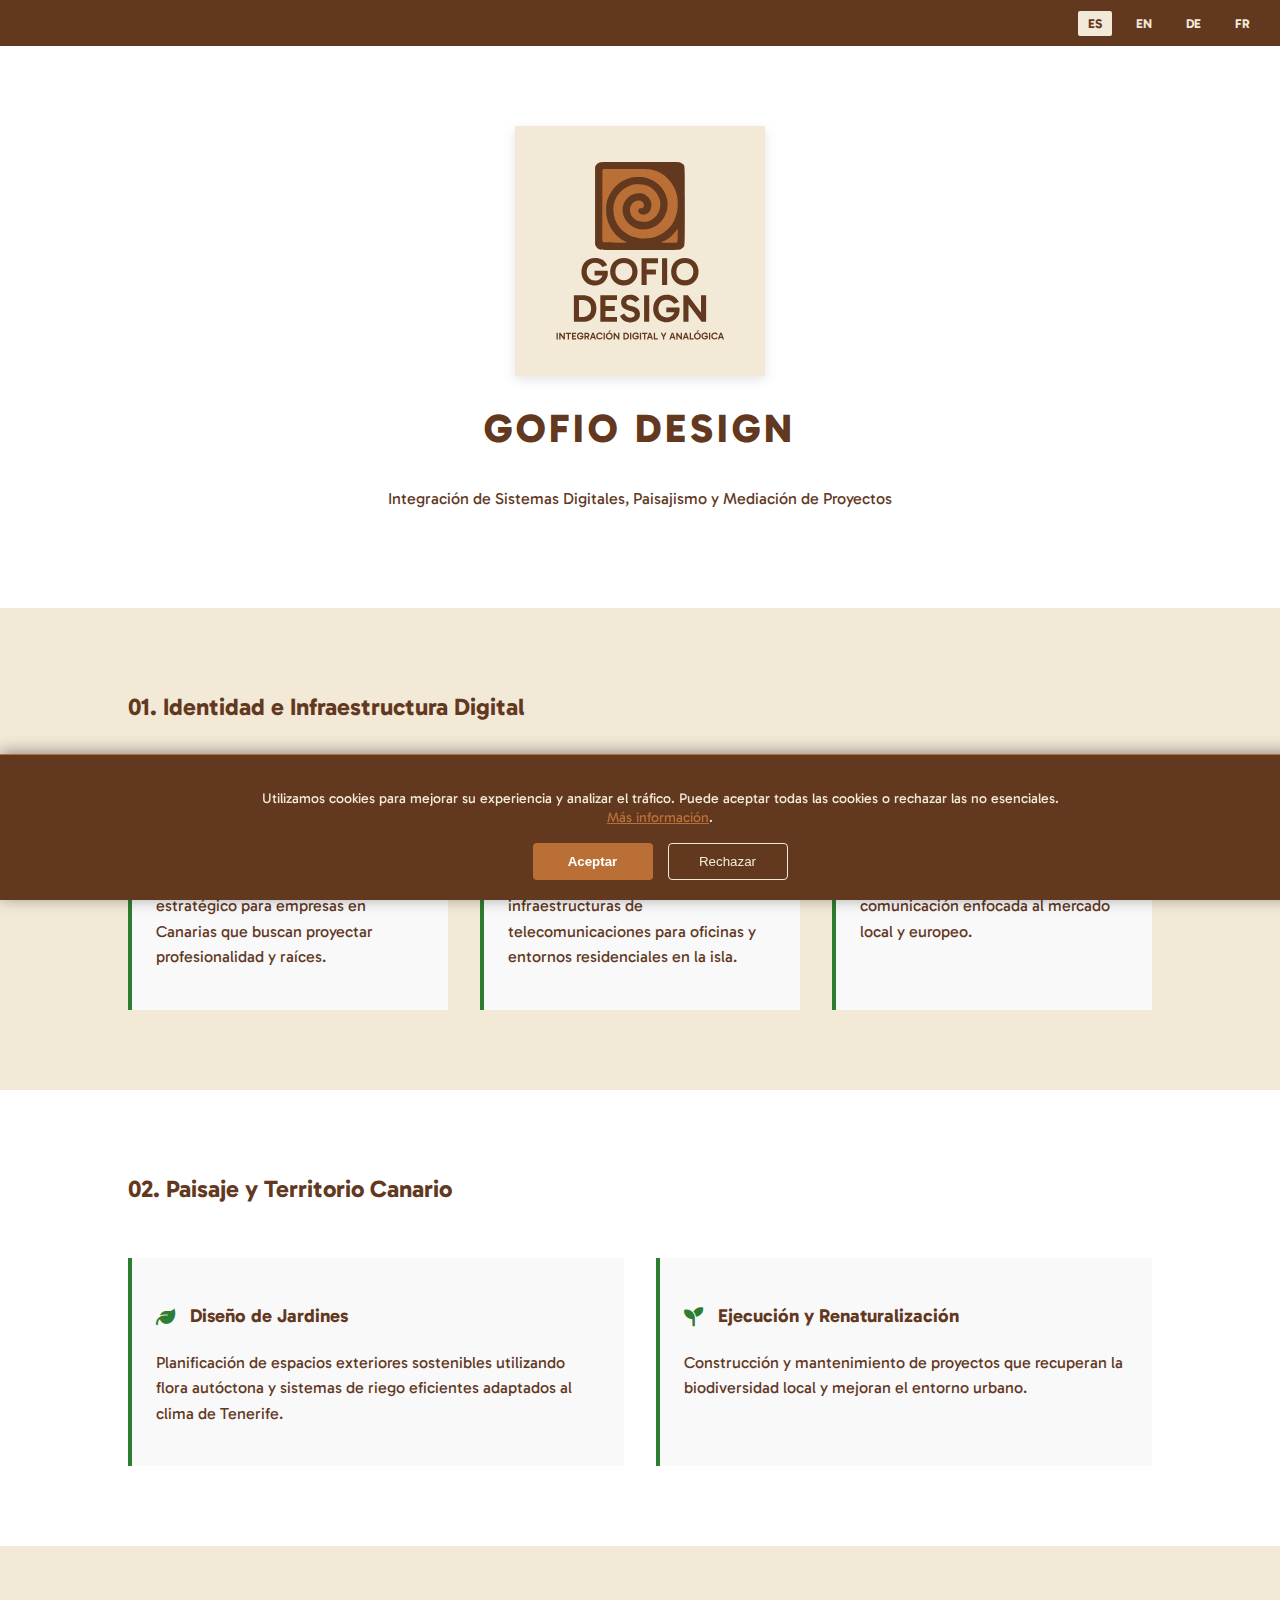
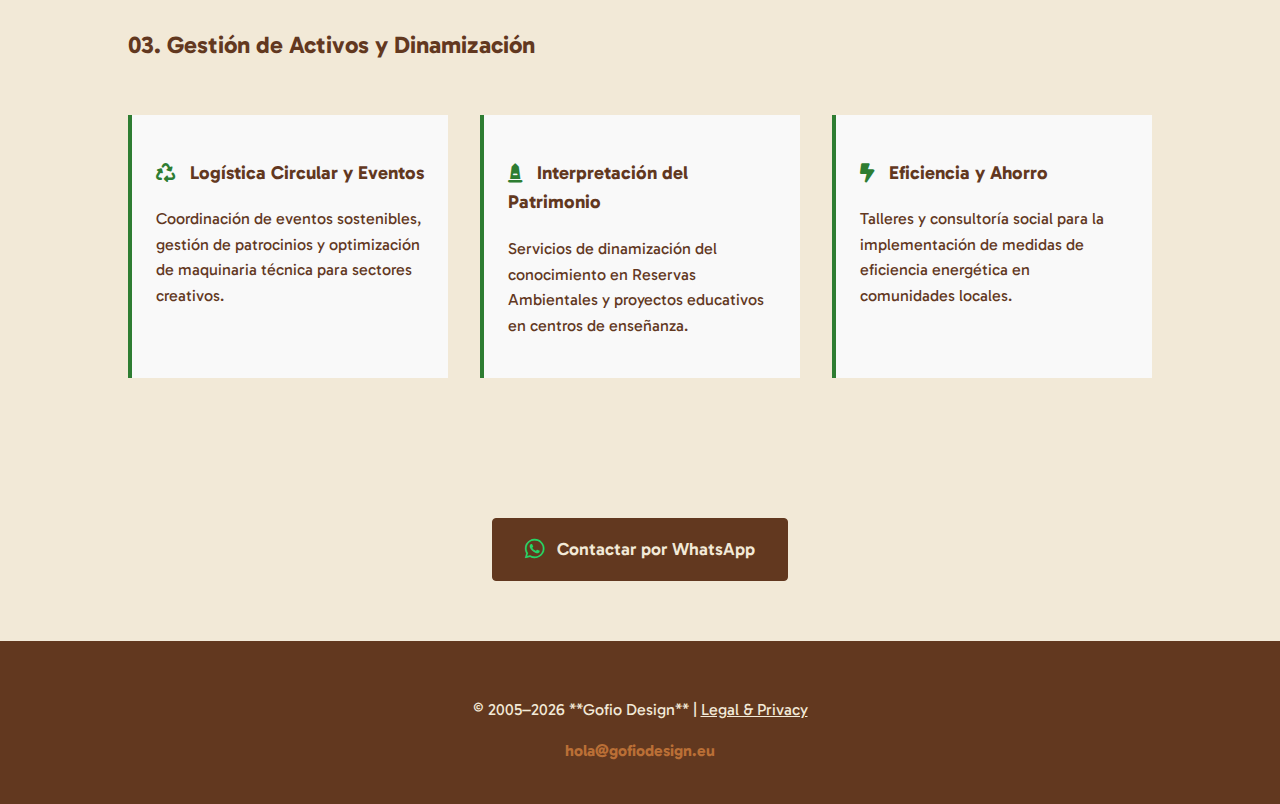
<file: index.html>
<!doctype html>
<html lang="es">
  <head>
    <meta charset="UTF-8" />
    <meta name="viewport" content="width=device-width, initial-scale=1.0" />
    <title>Gofio Design | Estudio de Intervención Interdisciplinar</title>
    <meta
      name="description"
      content="Integración de diseño, infraestructura digital y proyectos de impacto ambiental y social."
    />
    <link
      href="https://fonts.googleapis.com/css2?family=Gabarito:wght@400;600;800&display=swap"
      rel="stylesheet"
    />
    <link
      rel="stylesheet"
      href="https://cdnjs.cloudflare.com/ajax/libs/font-awesome/6.5.1/css/all.min.css"
    />
    <link rel="stylesheet" href="style.css" />
  </head>
  <body>
    <nav class="lang-nav">
      <a href="index.html" class="active">ES</a>
      <a href="en.html">EN</a>
      <a href="de.html">DE</a>
      <a href="fr.html">FR</a>
    </nav>
    <header class="hero">
      <div class="logo-container">
        <svg
          viewBox="0 0 1024 1024"
          preserveAspectRatio="xMidYMid meet"
          fill="none"
          xmlns="http://www.w3.org/2000/svg"
        >
          <rect width="1024" height="1024" fill="#F2E9D7" />
          <path
            d="M671.03 506.91C666.93 507.67 617.89 507.98 509.57 507.94C359.18 507.89 353.8 507.82 347.96 505.97C340.24 503.52 334.38 498.48 330.81 491.22L328 485.5V167.5L330.77 162.24C333.94 156.22 339.25 151.95 346.82 149.31C351.73 147.59 360.28 147.5 511.5 147.5C667.23 147.5 671.14 147.55 677 149.46C681.32 150.87 684.31 152.72 687.67 156.09C688.85 157.26 689.85 158.01 690.7 158.91C695.58 164.03 695.58 173.8 695.54 293.97C695.53 304.32 695.53 315.5 695.53 327.56C695.52 338 695.53 347.78 695.53 356.94C695.53 481.37 695.53 490.53 690.97 495.47C690.27 496.23 689.47 496.89 688.54 497.84C683.6 502.93 678.62 505.51 671.03 506.91Z"
            fill="#62381F"
          />
          <path
            d="M361.86 476.54C360.71 475.74 359.25 473.81 358.61 472.26C357.73 470.14 357.51 433.58 357.72 325.24L358 181.04L360.65 178.4L363.3 175.75L454.57 175.92C541.11 176.08 546.37 176.19 556.13 178.07C574.08 181.54 588.51 187.04 601.11 195.22C604.9 197.69 608.9 200.18 610 200.77C613.95 202.87 633.86 223.93 640.12 232.63C651.27 248.12 660.37 268.63 664.01 286.5C667.46 303.39 667.47 334.96 664.04 350.02C662.26 357.82 655.75 379.4 654.38 382C653.95 382.83 651.99 386.81 650.02 390.86C645.6 399.97 642.06 405.15 633.47 415.1C613.99 437.69 584.22 454.57 556 459.04C541.09 461.41 520.14 461.75 508.98 459.81C494.53 457.29 479.94 453.35 472.77 450.02C458.7 443.48 438.1 428.02 429.84 417.8C413.12 397.11 404.8 375.13 403.02 347C400.8 312 419.15 274.77 447.73 256.28C457.62 249.89 473.8 242.46 482.21 240.46C492.52 238.01 521.49 238.83 533 241.9C558.74 248.75 578.7 266.91 589.59 293.36C594.41 305.07 595.94 313.89 595.16 325.45C594.38 337.04 592.4 344.52 587.48 354.5C579.1 371.48 564.67 384.25 547.02 390.29C538.53 393.2 517.69 393.36 509 390.59C495.22 386.19 482.03 376.24 476.72 366.24C467.25 348.39 468.92 330.84 481.41 316.79C497.91 298.24 528.5 303.8 528.5 325.34C528.5 327.66 527.79 330.56 526.93 331.79C524.93 334.65 519.32 337 514.49 337C509.66 337 506.63 339.48 505.54 344.34C503.97 351.27 508.04 358.49 515.22 361.57C521.15 364.1 532.55 363.02 540.07 359.2C547.06 355.65 550.31 352.4 554 345.24C557.51 338.45 559.61 324.88 558.45 316.62C555.99 299.26 538.92 280.77 521.39 276.47C507.93 273.17 487.93 276.4 474.79 283.99C467.37 288.27 457.28 298.06 451.84 306.25C439.2 325.25 437.35 348.63 446.62 372C453.87 390.25 470.23 407.33 488.77 415.99C500.68 421.55 508.06 423.22 522.5 423.58C535.8 423.92 544.87 422.67 556.47 418.89C588.29 408.54 612.96 381.24 622.21 346.13C625.75 332.71 625.94 310.71 622.62 298C617.2 277.2 607.84 259.94 593.5 244.32C579.79 229.38 556.91 216.75 534 211.49C518.91 208.02 486.23 208.81 470 213.03C459.67 215.71 445.47 222.1 433.5 229.45C420.69 237.31 405.72 252.5 395.44 268.06C379.43 292.29 373.44 312.75 373.36 343.5C373.31 359.43 374.85 371.55 378.44 383.65C390.31 423.6 415.34 454.34 450.81 472.56C455.04 474.73 458.49 476.84 458.5 477.25C458.5 477.66 437.23 478 411.22 478C371.39 478 363.62 477.77 361.86 476.54ZM619.5 478.06L597 477.5L607.63 472.38C613.48 469.56 621.47 465.17 625.4 462.63C633.81 457.19 649.38 442.1 659.39 429.68L666.5 420.87L666.47 446.68C666.44 473.59 666.3 474.48 662 476.71C659.06 478.23 644.9 478.68 619.5 478.06Z"
            fill="#BA6F36"
          />
          <path
            d="M327.371 652.92C316.385 652.92 306.731 650.52 298.411 645.72C290.091 640.813 283.638 634.147 279.051 625.72C274.465 617.293 272.171 607.747 272.171 597.08C272.171 588.76 273.505 581.133 276.171 574.2C278.945 567.267 282.785 561.293 287.691 556.28C292.705 551.16 298.571 547.213 305.291 544.44C312.011 541.667 319.371 540.28 327.371 540.28C339.851 540.28 350.145 542.947 358.251 548.28C366.358 553.507 372.705 560.76 377.291 570.04L357.771 577.4C353.825 571.213 349.345 566.893 344.331 564.44C339.425 561.88 333.771 560.6 327.371 560.6C320.865 560.6 315.051 562.147 309.931 565.24C304.918 568.227 300.918 572.44 297.931 577.88C295.051 583.32 293.611 589.72 293.611 597.08C293.611 604.12 295.051 610.36 297.931 615.8C300.918 621.24 304.918 625.507 309.931 628.6C315.051 631.587 320.865 633.08 327.371 633.08C333.558 633.08 339.051 631.853 343.851 629.4C348.758 626.84 352.651 623.373 355.531 619C358.411 614.52 359.958 609.347 360.171 603.48L365.451 611.96H325.931V592.92H379.051C379.478 594.413 379.798 596.067 380.011 597.88C380.225 599.587 380.331 601.293 380.331 603C380.331 610.253 378.945 616.92 376.171 623C373.398 629.08 369.558 634.36 364.651 638.84C359.851 643.32 354.251 646.787 347.851 649.24C341.558 651.693 334.731 652.92 327.371 652.92ZM389.709 596.6C389.709 588.387 391.095 580.867 393.869 574.04C396.642 567.107 400.535 561.133 405.549 556.12C410.562 551.107 416.482 547.213 423.309 544.44C430.242 541.667 437.815 540.28 446.029 540.28C454.135 540.28 461.602 541.667 468.429 544.44C475.255 547.213 481.175 551.107 486.189 556.12C491.202 561.133 495.095 567.107 497.869 574.04C500.642 580.867 502.029 588.387 502.029 596.6C502.029 604.707 500.642 612.227 497.869 619.16C495.095 625.987 491.202 631.96 486.189 637.08C481.175 642.093 475.255 645.987 468.429 648.76C461.602 651.533 454.135 652.92 446.029 652.92C437.815 652.92 430.242 651.533 423.309 648.76C416.482 645.987 410.562 642.093 405.549 637.08C400.535 631.96 396.642 625.987 393.869 619.16C391.095 612.227 389.709 604.707 389.709 596.6ZM411.149 596.6C411.149 603.64 412.642 609.88 415.629 615.32C418.615 620.653 422.722 624.813 427.949 627.8C433.282 630.787 439.309 632.28 446.029 632.28C452.749 632.28 458.669 630.787 463.789 627.8C469.015 624.813 473.122 620.653 476.109 615.32C479.095 609.88 480.589 603.64 480.589 596.6C480.589 589.453 479.095 583.213 476.109 577.88C473.122 572.44 469.015 568.227 463.789 565.24C458.669 562.253 452.749 560.76 446.029 560.76C439.309 560.76 433.282 562.307 427.949 565.4C422.722 568.387 418.615 572.547 415.629 577.88C412.642 583.213 411.149 589.453 411.149 596.6ZM533.549 607.8V587.8H577.229V607.8H533.549ZM539.309 651H518.349V542.04H585.709V562.04H532.589L539.309 553.88V651ZM623.252 651H602.292V542.04H623.252V651ZM639.509 596.6C639.509 588.387 640.895 580.867 643.669 574.04C646.442 567.107 650.335 561.133 655.349 556.12C660.362 551.107 666.282 547.213 673.109 544.44C680.042 541.667 687.615 540.28 695.829 540.28C703.935 540.28 711.402 541.667 718.229 544.44C725.055 547.213 730.975 551.107 735.989 556.12C741.002 561.133 744.895 567.107 747.669 574.04C750.442 580.867 751.829 588.387 751.829 596.6C751.829 604.707 750.442 612.227 747.669 619.16C744.895 625.987 741.002 631.96 735.989 637.08C730.975 642.093 725.055 645.987 718.229 648.76C711.402 651.533 703.935 652.92 695.829 652.92C687.615 652.92 680.042 651.533 673.109 648.76C666.282 645.987 660.362 642.093 655.349 637.08C650.335 631.96 646.442 625.987 643.669 619.16C640.895 612.227 639.509 604.707 639.509 596.6ZM660.949 596.6C660.949 603.64 662.442 609.88 665.429 615.32C668.415 620.653 672.522 624.813 677.749 627.8C683.082 630.787 689.109 632.28 695.829 632.28C702.549 632.28 708.469 630.787 713.589 627.8C718.815 624.813 722.922 620.653 725.909 615.32C728.895 609.88 730.389 603.64 730.389 596.6C730.389 589.453 728.895 583.213 725.909 577.88C722.922 572.44 718.815 568.227 713.589 565.24C708.469 562.253 702.549 560.76 695.829 560.76C689.109 560.76 683.082 562.307 677.749 565.4C672.522 568.387 668.415 572.547 665.429 577.88C662.442 583.213 660.949 589.453 660.949 596.6ZM241.224 802V693.04H278.664C289.65 693.04 299.197 695.227 307.304 699.6C315.517 703.973 321.864 710.213 326.344 718.32C330.93 726.427 333.224 736.187 333.224 747.6C333.224 759.12 330.93 768.933 326.344 777.04C321.864 785.147 315.517 791.333 307.304 795.6C299.09 799.867 289.49 802 278.504 802H241.224ZM262.184 789.04L254.344 782H277.064C283.784 782 289.704 780.773 294.824 778.32C300.05 775.867 304.157 772.133 307.144 767.12C310.13 762.107 311.624 755.6 311.624 747.6C311.624 739.92 310.13 733.52 307.144 728.4C304.264 723.28 300.21 719.44 294.984 716.88C289.864 714.32 283.944 713.04 277.224 713.04H253.224L262.184 706.64V789.04ZM364.263 757.36V737.36H408.743V757.36H364.263ZM363.782 712.88L370.503 704.88V789.36L362.983 782H417.863V802H349.542V693.04H417.863V712.88H363.782ZM473.087 804.56C467.007 804.56 461.247 803.653 455.807 801.84C450.367 800.027 445.461 797.2 441.087 793.36C436.821 789.52 433.194 784.507 430.207 778.32L446.847 768.24C450.154 773.893 454.047 778.107 458.527 780.88C463.007 783.653 468.181 785.04 474.048 785.04C479.381 785.04 483.434 783.92 486.207 781.68C488.981 779.333 490.368 776.24 490.368 772.4C490.368 769.947 489.728 767.867 488.448 766.16C487.274 764.347 485.141 762.64 482.047 761.04C478.954 759.44 474.474 758 468.608 756.72C459.861 754.587 452.981 751.92 447.967 748.72C443.061 745.52 439.594 741.787 437.567 737.52C435.541 733.147 434.527 728.347 434.527 723.12C434.527 716.827 436.021 711.333 439.007 706.64C442.101 701.84 446.474 698.053 452.127 695.28C457.781 692.507 464.501 691.12 472.288 691.12C481.247 691.12 488.767 692.88 494.848 696.4C500.928 699.813 505.888 704.453 509.728 710.32L493.087 721.68C490.101 717.84 486.687 715.12 482.847 713.52C479.114 711.813 475.274 710.96 471.327 710.96C466.207 710.96 462.261 711.973 459.487 714C456.821 716.027 455.487 718.853 455.487 722.48C455.487 725.68 456.821 728.453 459.487 730.8C462.261 733.04 467.594 735.12 475.487 737.04C484.447 739.173 491.594 741.787 496.928 744.88C502.261 747.973 506.048 751.707 508.288 756.08C510.634 760.453 511.807 765.733 511.807 771.92C511.807 778.107 510.207 783.653 507.008 788.56C503.914 793.467 499.434 797.36 493.567 800.24C487.807 803.12 480.981 804.56 473.087 804.56ZM549.796 802H528.836V693.04H549.796V802ZM621.252 803.92C610.266 803.92 600.612 801.52 592.292 796.72C583.972 791.813 577.519 785.147 572.932 776.72C568.346 768.293 566.052 758.747 566.052 748.08C566.052 739.76 567.386 732.133 570.052 725.2C572.826 718.267 576.666 712.293 581.572 707.28C586.586 702.16 592.452 698.213 599.172 695.44C605.892 692.667 613.252 691.28 621.252 691.28C633.732 691.28 644.026 693.947 652.132 699.28C660.239 704.507 666.586 711.76 671.173 721.04L651.652 728.4C647.706 722.213 643.226 717.893 638.212 715.44C633.306 712.88 627.652 711.6 621.252 711.6C614.746 711.6 608.932 713.147 603.812 716.24C598.799 719.227 594.799 723.44 591.812 728.88C588.932 734.32 587.492 740.72 587.492 748.08C587.492 755.12 588.932 761.36 591.812 766.8C594.799 772.24 598.799 776.507 603.812 779.6C608.932 782.587 614.746 784.08 621.252 784.08C627.439 784.08 632.932 782.853 637.732 780.4C642.639 777.84 646.532 774.373 649.412 770C652.292 765.52 653.839 760.347 654.052 754.48L659.333 762.96H619.812V743.92H672.932C673.359 745.413 673.679 747.067 673.892 748.88C674.106 750.587 674.213 752.293 674.213 754C674.213 761.253 672.826 767.92 670.052 774C667.279 780.08 663.439 785.36 658.533 789.84C653.733 794.32 648.132 797.787 641.732 800.24C635.439 802.693 628.612 803.92 621.252 803.92ZM764.093 802L701.053 717.84L710.653 715.12V802H689.693V693.04H708.413L770.013 775.28L761.853 776.4V693.04H782.813V802H764.093Z"
            fill="#62381F"
          />
          <path
            d="M175.288 874H170.048V846.76H175.288V874ZM199.712 874L183.952 852.96L186.352 852.28V874H181.112V846.76H185.792L201.192 867.32L199.152 867.6V846.76H204.392V874H199.712ZM216.103 874V849.6H221.383V874H216.103ZM207.903 851.76V846.76H229.823V851.76H207.903ZM237.038 862.84V857.84H248.158V862.84H237.038ZM236.918 851.72L238.598 849.72V870.84L236.718 869H250.438V874H233.358V846.76H250.438V851.72H236.918ZM267.438 874.48C264.691 874.48 262.278 873.88 260.198 872.68C258.118 871.453 256.505 869.787 255.358 867.68C254.211 865.573 253.638 863.187 253.638 860.52C253.638 858.44 253.971 856.533 254.638 854.8C255.331 853.067 256.291 851.573 257.518 850.32C258.771 849.04 260.238 848.053 261.918 847.36C263.598 846.667 265.438 846.32 267.438 846.32C270.558 846.32 273.131 846.987 275.158 848.32C277.185 849.627 278.771 851.44 279.918 853.76L275.038 855.6C274.051 854.053 272.931 852.973 271.678 852.36C270.451 851.72 269.038 851.4 267.438 851.4C265.811 851.4 264.358 851.787 263.078 852.56C261.825 853.307 260.825 854.36 260.078 855.72C259.358 857.08 258.998 858.68 258.998 860.52C258.998 862.28 259.358 863.84 260.078 865.2C260.825 866.56 261.825 867.627 263.078 868.4C264.358 869.147 265.811 869.52 267.438 869.52C268.985 869.52 270.358 869.213 271.558 868.6C272.785 867.96 273.758 867.093 274.478 866C275.198 864.88 275.585 863.587 275.638 862.12L276.958 864.24H267.078V859.48H280.358C280.465 859.853 280.545 860.267 280.598 860.72C280.651 861.147 280.678 861.573 280.678 862C280.678 863.813 280.331 865.48 279.638 867C278.945 868.52 277.985 869.84 276.758 870.96C275.558 872.08 274.158 872.947 272.558 873.56C270.985 874.173 269.278 874.48 267.438 874.48ZM284.548 874V846.76H294.588C296.508 846.76 298.215 847.147 299.708 847.92C301.201 848.693 302.361 849.773 303.188 851.16C304.041 852.547 304.468 854.173 304.468 856.04C304.468 857.907 304.041 859.533 303.188 860.92C302.361 862.307 301.201 863.387 299.708 864.16C298.215 864.907 296.508 865.28 294.588 865.28H288.708V860.28H294.068C295.615 860.28 296.841 859.92 297.748 859.2C298.655 858.453 299.108 857.4 299.108 856.04C299.108 854.627 298.655 853.56 297.748 852.84C296.841 852.12 295.615 851.76 294.068 851.76H288.668L289.788 850.6V874H284.548ZM299.028 874L293.028 862.84H298.788L304.748 874H299.028ZM312.452 863.64H325.892V868.52H312.452V863.64ZM306.772 874L316.452 846.76H322.572L331.932 874H326.652L318.772 850.36H320.292L312.052 874H306.772ZM346.373 874.48C343.573 874.48 341.133 873.88 339.053 872.68C336.999 871.453 335.399 869.787 334.253 867.68C333.133 865.547 332.573 863.12 332.573 860.4C332.573 858.347 332.906 856.467 333.573 854.76C334.266 853.027 335.226 851.533 336.453 850.28C337.706 849.027 339.173 848.053 340.853 847.36C342.533 846.667 344.373 846.32 346.373 846.32C349.546 846.32 352.146 847 354.173 848.36C356.199 849.72 357.786 851.613 358.933 854.04L354.053 855.8C353.066 854.2 351.946 853.067 350.693 852.4C349.439 851.733 347.999 851.4 346.373 851.4C344.746 851.4 343.293 851.787 342.013 852.56C340.759 853.307 339.759 854.36 339.013 855.72C338.293 857.053 337.933 858.613 337.933 860.4C337.933 862.16 338.293 863.72 339.013 865.08C339.759 866.44 340.759 867.507 342.013 868.28C343.293 869.027 344.746 869.4 346.373 869.4C347.999 869.4 349.439 869.067 350.693 868.4C351.946 867.733 353.066 866.6 354.053 865L358.933 866.76C357.786 869.187 356.199 871.08 354.173 872.44C352.146 873.8 349.546 874.48 346.373 874.48ZM367.98 874H362.74V846.76H367.98V874ZM372.044 860.4C372.044 858.347 372.391 856.467 373.084 854.76C373.778 853.027 374.751 851.533 376.004 850.28C377.258 849.027 378.738 848.053 380.444 847.36C382.178 846.667 384.071 846.32 386.124 846.32C388.151 846.32 390.018 846.667 391.724 847.36C393.431 848.053 394.911 849.027 396.164 850.28C397.418 851.533 398.391 853.027 399.084 854.76C399.778 856.467 400.124 858.347 400.124 860.4C400.124 862.427 399.778 864.307 399.084 866.04C398.391 867.747 397.418 869.24 396.164 870.52C394.911 871.773 393.431 872.747 391.724 873.44C390.018 874.133 388.151 874.48 386.124 874.48C384.071 874.48 382.178 874.133 380.444 873.44C378.738 872.747 377.258 871.773 376.004 870.52C374.751 869.24 373.778 867.747 373.084 866.04C372.391 864.307 372.044 862.427 372.044 860.4ZM377.404 860.4C377.404 862.16 377.778 863.72 378.524 865.08C379.271 866.413 380.298 867.453 381.604 868.2C382.938 868.947 384.444 869.32 386.124 869.32C387.804 869.32 389.284 868.947 390.564 868.2C391.871 867.453 392.898 866.413 393.644 865.08C394.391 863.72 394.764 862.16 394.764 860.4C394.764 858.613 394.391 857.053 393.644 855.72C392.898 854.36 391.871 853.307 390.564 852.56C389.284 851.813 387.804 851.44 386.124 851.44C384.444 851.44 382.938 851.827 381.604 852.6C380.298 853.347 379.271 854.387 378.524 855.72C377.778 857.053 377.404 858.613 377.404 860.4ZM385.804 844.28L383.284 841.68L389.564 835.88L392.124 838.44L385.804 844.28ZM422.804 874L407.044 852.96L409.444 852.28V874H404.204V846.76H408.884L424.284 867.32L422.244 867.6V846.76H427.484V874H422.804ZM444.106 874V846.76H453.466C456.213 846.76 458.599 847.307 460.626 848.4C462.679 849.493 464.266 851.053 465.386 853.08C466.533 855.107 467.106 857.547 467.106 860.4C467.106 863.28 466.533 865.733 465.386 867.76C464.266 869.787 462.679 871.333 460.626 872.4C458.573 873.467 456.173 874 453.426 874H444.106ZM449.346 870.76L447.386 869H453.066C454.746 869 456.226 868.693 457.506 868.08C458.813 867.467 459.839 866.533 460.586 865.28C461.333 864.027 461.706 862.4 461.706 860.4C461.706 858.48 461.333 856.88 460.586 855.6C459.866 854.32 458.853 853.36 457.546 852.72C456.266 852.08 454.786 851.76 453.106 851.76H447.106L449.346 850.16V870.76ZM476.426 874H471.186V846.76H476.426V874ZM494.29 874.48C491.543 874.48 489.13 873.88 487.05 872.68C484.97 871.453 483.356 869.787 482.21 867.68C481.063 865.573 480.49 863.187 480.49 860.52C480.49 858.44 480.823 856.533 481.49 854.8C482.183 853.067 483.143 851.573 484.37 850.32C485.623 849.04 487.09 848.053 488.77 847.36C490.45 846.667 492.29 846.32 494.29 846.32C497.41 846.32 499.983 846.987 502.01 848.32C504.036 849.627 505.623 851.44 506.77 853.76L501.89 855.6C500.903 854.053 499.783 852.973 498.53 852.36C497.303 851.72 495.89 851.4 494.29 851.4C492.663 851.4 491.21 851.787 489.93 852.56C488.676 853.307 487.676 854.36 486.93 855.72C486.21 857.08 485.85 858.68 485.85 860.52C485.85 862.28 486.21 863.84 486.93 865.2C487.676 866.56 488.676 867.627 489.93 868.4C491.21 869.147 492.663 869.52 494.29 869.52C495.836 869.52 497.21 869.213 498.41 868.6C499.636 867.96 500.61 867.093 501.33 866C502.05 864.88 502.436 863.587 502.49 862.12L503.81 864.24H493.93V859.48H507.21C507.316 859.853 507.396 860.267 507.45 860.72C507.503 861.147 507.53 861.573 507.53 862C507.53 863.813 507.183 865.48 506.49 867C505.796 868.52 504.836 869.84 503.61 870.96C502.41 872.08 501.01 872.947 499.41 873.56C497.836 874.173 496.13 874.48 494.29 874.48ZM516.64 874H511.4V846.76H516.64V874ZM528.344 874V849.6H533.624V874H528.344ZM520.144 851.76V846.76H542.064V851.76H520.144ZM545.798 863.64H559.238V868.52H545.798V863.64ZM540.118 874L549.798 846.76H555.918L565.278 874H559.998L552.118 850.36H553.638L545.398 874H540.118ZM584.818 874H568.498V846.76H573.738V870.64L572.578 869H584.818V874ZM610.011 861.52H607.291L614.731 846.76H620.451L610.771 865.28L611.251 861.92V874H606.011V861.92L606.411 865.28L596.811 846.76H602.611L610.011 861.52ZM637.915 863.64H651.355V868.52H637.915V863.64ZM632.235 874L641.915 846.76H648.035L657.395 874H652.115L644.235 850.36H645.755L637.515 874H632.235ZM679.215 874L663.455 852.96L665.855 852.28V874H660.615V846.76H665.295L680.695 867.32L678.655 867.6V846.76H683.895V874H679.215ZM692.777 863.64H706.217V868.52H692.777V863.64ZM687.097 874L696.777 846.76H702.897L712.257 874H706.977L699.097 850.36H700.617L692.377 874H687.097ZM731.798 874H715.478V846.76H720.718V870.64L719.558 869H731.798V874ZM732.985 860.4C732.985 858.347 733.332 856.467 734.025 854.76C734.718 853.027 735.692 851.533 736.945 850.28C738.198 849.027 739.678 848.053 741.385 847.36C743.118 846.667 745.012 846.32 747.065 846.32C749.092 846.32 750.958 846.667 752.665 847.36C754.372 848.053 755.852 849.027 757.105 850.28C758.358 851.533 759.332 853.027 760.025 854.76C760.718 856.467 761.065 858.347 761.065 860.4C761.065 862.427 760.718 864.307 760.025 866.04C759.332 867.747 758.358 869.24 757.105 870.52C755.852 871.773 754.372 872.747 752.665 873.44C750.958 874.133 749.092 874.48 747.065 874.48C745.012 874.48 743.118 874.133 741.385 873.44C739.678 872.747 738.198 871.773 736.945 870.52C735.692 869.24 734.718 867.747 734.025 866.04C733.332 864.307 732.985 862.427 732.985 860.4ZM738.345 860.4C738.345 862.16 738.718 863.72 739.465 865.08C740.212 866.413 741.238 867.453 742.545 868.2C743.878 868.947 745.385 869.32 747.065 869.32C748.745 869.32 750.225 868.947 751.505 868.2C752.812 867.453 753.838 866.413 754.585 865.08C755.332 863.72 755.705 862.16 755.705 860.4C755.705 858.613 755.332 857.053 754.585 855.72C753.838 854.36 752.812 853.307 751.505 852.56C750.225 851.813 748.745 851.44 747.065 851.44C745.385 851.44 743.878 851.827 742.545 852.6C741.238 853.347 740.212 854.387 739.465 855.72C738.718 857.053 738.345 858.613 738.345 860.4ZM746.745 844.28L744.225 841.68L750.505 835.88L753.065 838.44L746.745 844.28ZM777.419 874.48C774.673 874.48 772.259 873.88 770.179 872.68C768.099 871.453 766.486 869.787 765.339 867.68C764.193 865.573 763.619 863.187 763.619 860.52C763.619 858.44 763.953 856.533 764.619 854.8C765.313 853.067 766.273 851.573 767.499 850.32C768.753 849.04 770.219 848.053 771.899 847.36C773.579 846.667 775.419 846.32 777.419 846.32C780.539 846.32 783.113 846.987 785.139 848.32C787.166 849.627 788.753 851.44 789.899 853.76L785.019 855.6C784.033 854.053 782.913 852.973 781.659 852.36C780.433 851.72 779.019 851.4 777.419 851.4C775.793 851.4 774.339 851.787 773.059 852.56C771.806 853.307 770.806 854.36 770.059 855.72C769.339 857.08 768.979 858.68 768.979 860.52C768.979 862.28 769.339 863.84 770.059 865.2C770.806 866.56 771.806 867.627 773.059 868.4C774.339 869.147 775.793 869.52 777.419 869.52C778.966 869.52 780.339 869.213 781.539 868.6C782.766 867.96 783.739 867.093 784.459 866C785.179 864.88 785.566 863.587 785.619 862.12L786.939 864.24H777.059V859.48H790.339C790.446 859.853 790.526 860.267 790.579 860.72C790.633 861.147 790.659 861.573 790.659 862C790.659 863.813 790.313 865.48 789.619 867C788.926 868.52 787.966 869.84 786.739 870.96C785.539 872.08 784.139 872.947 782.539 873.56C780.966 874.173 779.259 874.48 777.419 874.48ZM799.769 874H794.529V846.76H799.769V874ZM817.633 874.48C814.833 874.48 812.393 873.88 810.313 872.68C808.26 871.453 806.66 869.787 805.513 867.68C804.393 865.547 803.833 863.12 803.833 860.4C803.833 858.347 804.167 856.467 804.833 854.76C805.527 853.027 806.487 851.533 807.713 850.28C808.967 849.027 810.433 848.053 812.113 847.36C813.793 846.667 815.633 846.32 817.633 846.32C820.807 846.32 823.407 847 825.433 848.36C827.46 849.72 829.047 851.613 830.193 854.04L825.313 855.8C824.327 854.2 823.207 853.067 821.953 852.4C820.7 851.733 819.26 851.4 817.633 851.4C816.007 851.4 814.553 851.787 813.273 852.56C812.02 853.307 811.02 854.36 810.273 855.72C809.553 857.053 809.193 858.613 809.193 860.4C809.193 862.16 809.553 863.72 810.273 865.08C811.02 866.44 812.02 867.507 813.273 868.28C814.553 869.027 816.007 869.4 817.633 869.4C819.26 869.4 820.7 869.067 821.953 868.4C823.207 867.733 824.327 866.6 825.313 865L830.193 866.76C829.047 869.187 827.46 871.08 825.433 872.44C823.407 873.8 820.807 874.48 817.633 874.48ZM836.623 863.64H850.063V868.52H836.623V863.64ZM830.943 874L840.623 846.76H846.743L856.103 874H850.823L842.943 850.36H844.463L836.223 874H830.943Z"
            fill="#62381F"
          />
        </svg>
      </div>
      <h1>GOFIO DESIGN</h1>
      <p>
        Integración de Sistemas Digitales, Paisajismo y Mediación de Proyectos
      </p>
    </header>
    <main>
      <section class="layer">
        <h2>01. Identidad e Infraestructura Digital</h2>
        <div class="grid">
          <div class="card">
            <h3><i class="fa-solid fa-pen-nib"></i> Sistemas de Marca</h3>
            <p>
              Diseño de logotipos y branding estratégico para empresas en
              Canarias que buscan proyectar profesionalidad y raíces.
            </p>
          </div>
          <div class="card">
            <h3><i class="fa-solid fa-network-wired"></i> Redes de Datos</h3>
            <p>
              Instalación técnica y certificación de infraestructuras de
              telecomunicaciones para oficinas y entornos residenciales en la
              isla.
            </p>
          </div>
          <div class="card">
            <h3><i class="fa-solid fa-bullhorn"></i> Marketing Digital</h3>
            <p>
              Gestión de presencia online y comunicación enfocada al mercado
              local y europeo.
            </p>
          </div>
        </div>
      </section>

      <section class="layer landscape">
        <h2>02. Paisaje y Territorio Canario</h2>
        <div class="grid">
          <div class="card">
            <h3><i class="fa-solid fa-leaf"></i> Diseño de Jardines</h3>
            <p>
              Planificación de espacios exteriores sostenibles utilizando flora
              autóctona y sistemas de riego eficientes adaptados al clima de
              Tenerife.
            </p>
          </div>
          <div class="card">
            <h3>
              <i class="fa-solid fa-seedling"></i> Ejecución y Renaturalización
            </h3>
            <p>
              Construcción y mantenimiento de proyectos que recuperan la
              biodiversidad local y mejoran el entorno urbano.
            </p>
          </div>
        </div>
      </section>

      <section class="layer social">
        <h2>03. Gestión de Activos y Dinamización</h2>
        <div class="grid">
          <div class="card">
            <h3>
              <i class="fa-solid fa-recycle"></i> Logística Circular y Eventos
            </h3>
            <p>
              Coordinación de eventos sostenibles, gestión de patrocinios y
              optimización de maquinaria técnica para sectores creativos.
            </p>
          </div>
          <div class="card">
            <h3>
              <i class="fa-solid fa-monument"></i> Interpretación del Patrimonio
            </h3>
            <p>
              Servicios de dinamización del conocimiento en Reservas Ambientales
              y proyectos educativos en centros de enseñanza.
            </p>
          </div>
          <div class="card">
            <h3>
              <i class="fa-solid fa-bolt-lightning"></i> Eficiencia y Ahorro
            </h3>
            <p>
              Talleres y consultoría social para la implementación de medidas de
              eficiencia energética en comunidades locales.
            </p>
          </div>
        </div>
      </section>
      <div class="cta-container">
        <a href="https://wa.me/34644172001" class="whatsapp-btn">
          <i class="fa-brands fa-whatsapp"></i> Contactar por WhatsApp
        </a>
      </div>
    </main>
    <footer>
      <p>
        &copy; 2005–<span id="current-year"></span> **Gofio Design** |
        <a
          href="privacy.html"
          style="color: inherit; text-decoration: underline"
          >Legal & Privacy</a
        >
      </p>
      <div id="email-placeholder"></div>
    </footer>
    <div
      id="cookie-banner"
      style="
        position: fixed;
        bottom: 0;
        left: 0;
        width: 100%;
        background: #62381f;
        color: #f2e9d7;
        padding: 20px;
        text-align: center;
        font-size: 14px;
        z-index: 10000;
        box-shadow: 0 -2px 15px rgba(0, 0, 0, 0.4);
        border-top: 1px solid #ba6f36;
      "
    >
      <p
        style="
          margin-bottom: 15px;
          max-width: 800px;
          margin-left: auto;
          margin-right: auto;
          line-height: 1.4;
        "
      >
        Utilizamos cookies para mejorar su experiencia y analizar el tráfico.
        Puede aceptar todas las cookies o rechazar las no esenciales.
        <a
          href="privacy.html"
          style="color: #ba6f36; text-decoration: underline"
          >Más información</a
        >.
      </p>
      <div style="display: flex; justify-content: center; gap: 15px">
        <button
          onclick="acceptCookies()"
          style="
            background: #ba6f36;
            border: none;
            color: white;
            padding: 10px 25px;
            cursor: pointer;
            border-radius: 4px;
            font-weight: bold;
            min-width: 120px;
          "
        >
          Aceptar
        </button>
        <button
          onclick="rejectCookies()"
          style="
            background: transparent;
            border: 1px solid #f2e9d7;
            color: #f2e9d7;
            padding: 10px 25px;
            cursor: pointer;
            border-radius: 4px;
            font-weight: normal;
            min-width: 120px;
          "
        >
          Rechazar
        </button>
      </div>
    </div>

    <script src="script.js"></script>
    <noscript
      ><iframe
        src="https://www.googletagmanager.com/ns.html?id=GTM-55DKZ9C5"
        height="0"
        width="0"
        style="display: none; visibility: hidden"
      ></iframe
    ></noscript>
  </body>
</html>
</file>
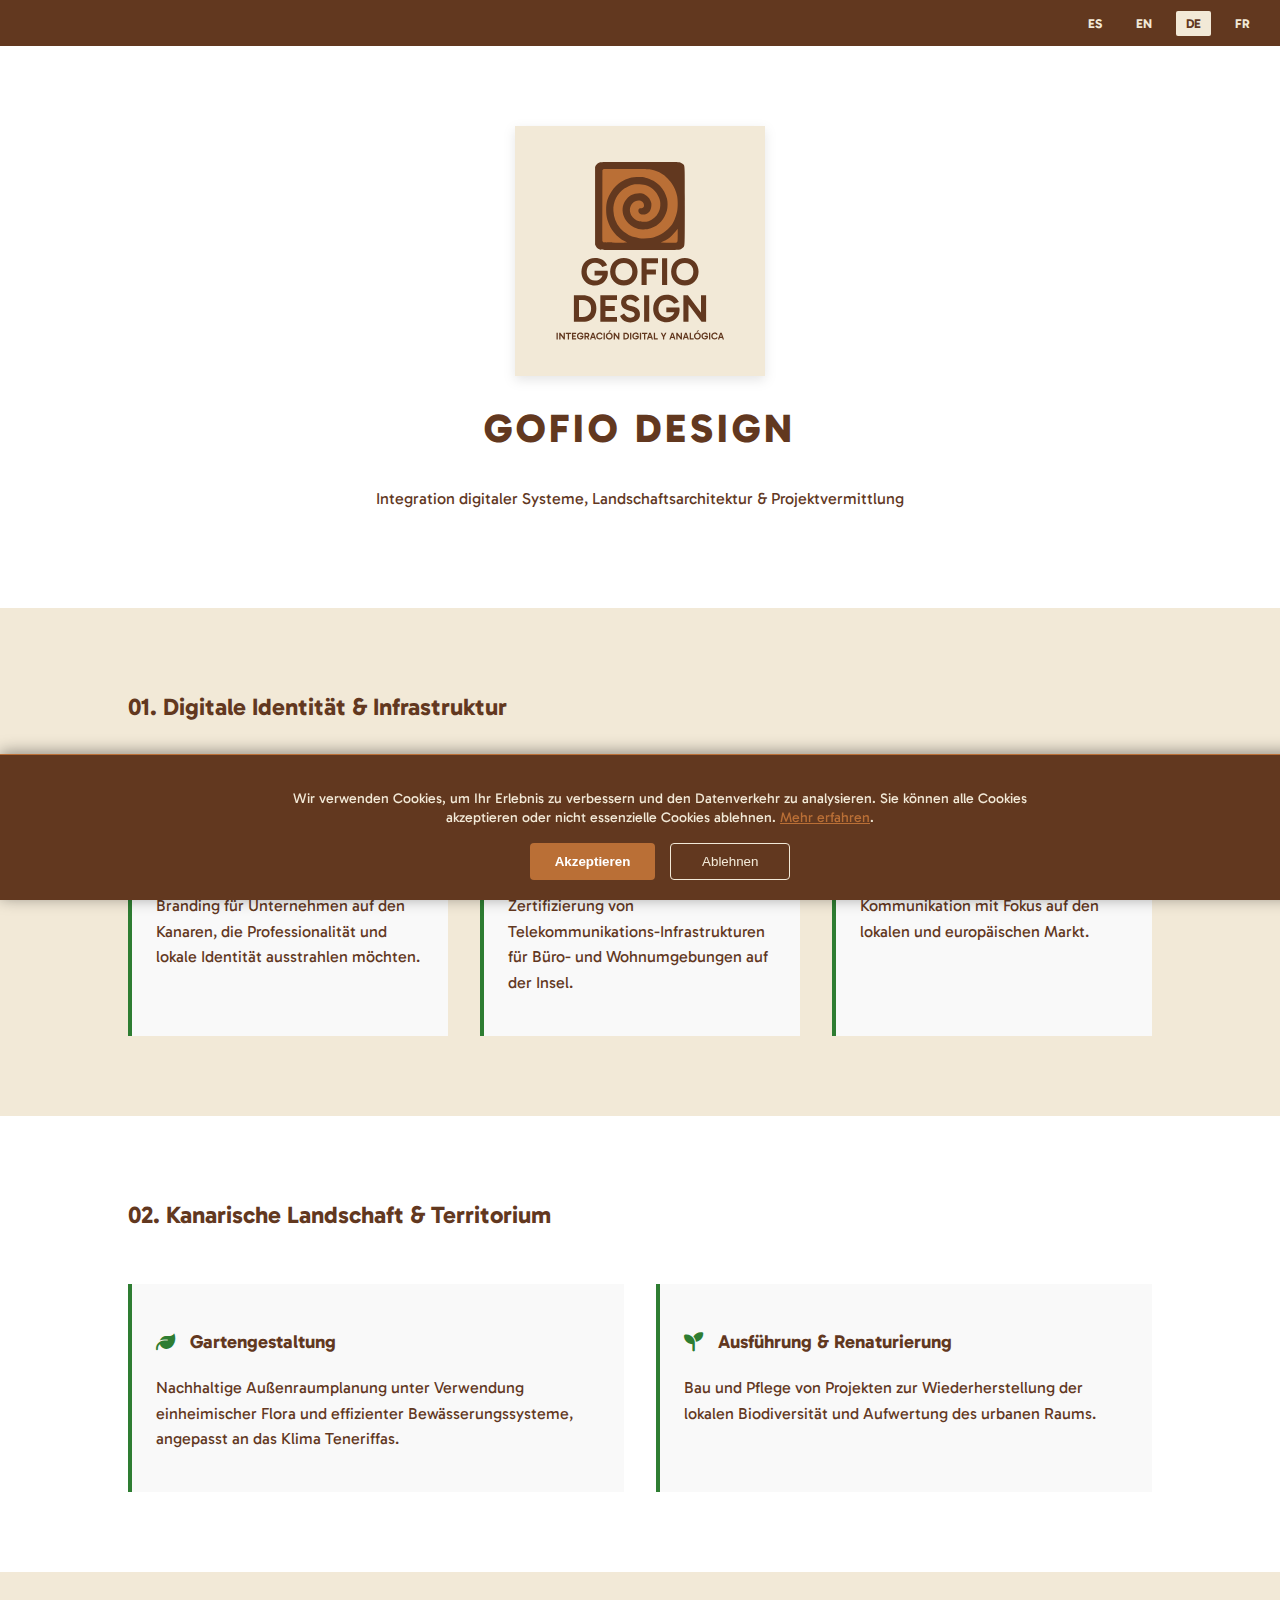
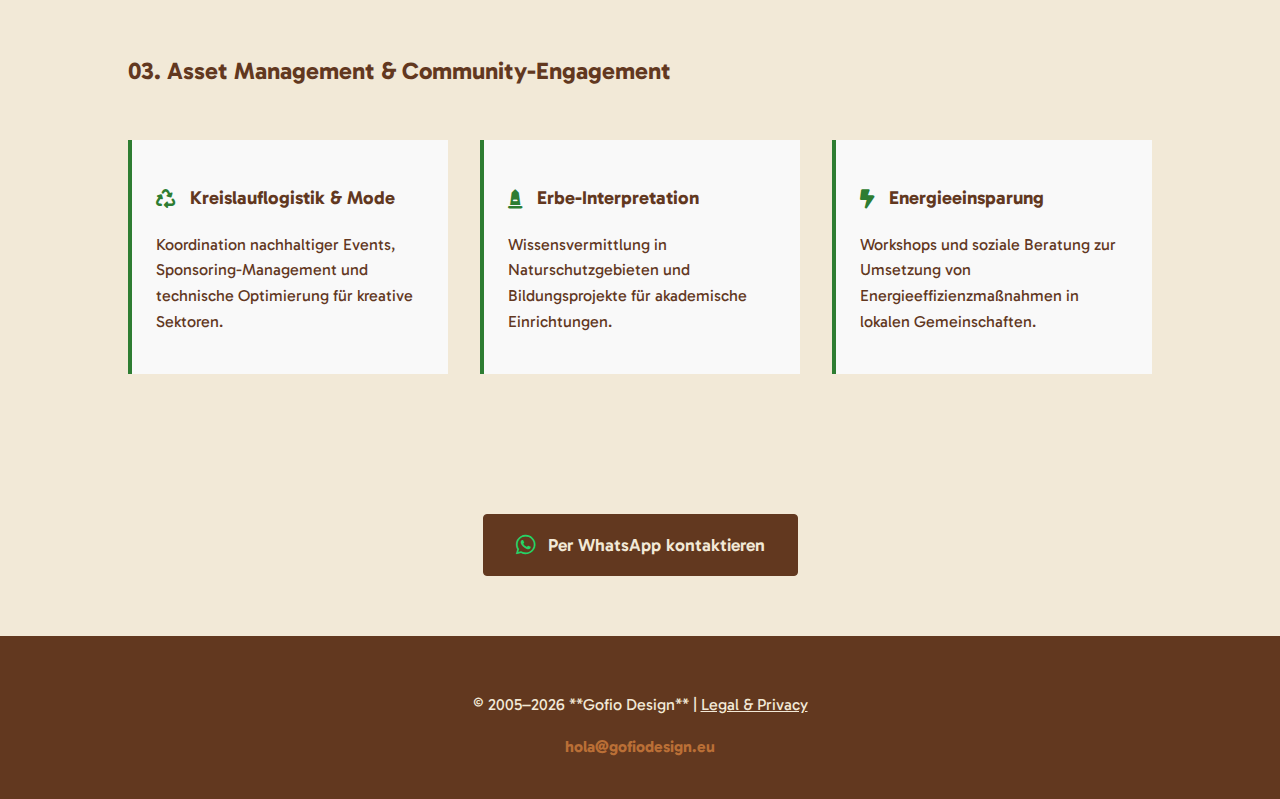
<file: de.html>
<!doctype html>
<html lang="de">
  <head>
    <meta charset="UTF-8" />
    <meta name="viewport" content="width=device-width, initial-scale=1.0" />
    <title>Gofio Design | Interdisziplinäres Studio für Intervention</title>
    <meta
      name="description"
      content="Integration von Design, digitaler Infrastruktur sowie Umwelt- und Sozialprojekten auf den Kanarischen Inseln."
    />

    <meta name="geo.region" content="ES-CN" />
    <meta name="geo.placename" content="Teneriffa" />

    <link
      href="https://fonts.googleapis.com/css2?family=Gabarito:wght@400;600;800&display=swap"
      rel="stylesheet"
    />
    <link
      rel="stylesheet"
      href="https://cdnjs.cloudflare.com/ajax/libs/font-awesome/6.5.1/css/all.min.css"
    />
    <link rel="stylesheet" href="style.css" />
  </head>
  <body>
    <nav class="lang-nav">
      <a href="index.html">ES</a>
      <a href="en.html">EN</a>
      <a href="de.html" class="active">DE</a>
      <a href="fr.html">FR</a>
    </nav>
    <header class="hero">
      <div class="logo-container">
        <svg
          viewBox="0 0 1024 1024"
          preserveAspectRatio="xMidYMid meet"
          fill="none"
          xmlns="http://www.w3.org/2000/svg"
        >
          <rect width="1024" height="1024" fill="#F2E9D7" />
          <path
            d="M671.03 506.91C666.93 507.67 617.89 507.98 509.57 507.94C359.18 507.89 353.8 507.82 347.96 505.97C340.24 503.52 334.38 498.48 330.81 491.22L328 485.5V167.5L330.77 162.24C333.94 156.22 339.25 151.95 346.82 149.31C351.73 147.59 360.28 147.5 511.5 147.5C667.23 147.5 671.14 147.55 677 149.46C681.32 150.87 684.31 152.72 687.67 156.09C688.85 157.26 689.85 158.01 690.7 158.91C695.58 164.03 695.58 173.8 695.54 293.97C695.53 304.32 695.53 315.5 695.53 327.56C695.52 338 695.53 347.78 695.53 356.94C695.53 481.37 695.53 490.53 690.97 495.47C690.27 496.23 689.47 496.89 688.54 497.84C683.6 502.93 678.62 505.51 671.03 506.91Z"
            fill="#62381F"
          />
          <path
            d="M361.86 476.54C360.71 475.74 359.25 473.81 358.61 472.26C357.73 470.14 357.51 433.58 357.72 325.24L358 181.04L360.65 178.4L363.3 175.75L454.57 175.92C541.11 176.08 546.37 176.19 556.13 178.07C574.08 181.54 588.51 187.04 601.11 195.22C604.9 197.69 608.9 200.18 610 200.77C613.95 202.87 633.86 223.93 640.12 232.63C651.27 248.12 660.37 268.63 664.01 286.5C667.46 303.39 667.47 334.96 664.04 350.02C662.26 357.82 655.75 379.4 654.38 382C653.95 382.83 651.99 386.81 650.02 390.86C645.6 399.97 642.06 405.15 633.47 415.1C613.99 437.69 584.22 454.57 556 459.04C541.09 461.41 520.14 461.75 508.98 459.81C494.53 457.29 479.94 453.35 472.77 450.02C458.7 443.48 438.1 428.02 429.84 417.8C413.12 397.11 404.8 375.13 403.02 347C400.8 312 419.15 274.77 447.73 256.28C457.62 249.89 473.8 242.46 482.21 240.46C492.52 238.01 521.49 238.83 533 241.9C558.74 248.75 578.7 266.91 589.59 293.36C594.41 305.07 595.94 313.89 595.16 325.45C594.38 337.04 592.4 344.52 587.48 354.5C579.1 371.48 564.67 384.25 547.02 390.29C538.53 393.2 517.69 393.36 509 390.59C495.22 386.19 482.03 376.24 476.72 366.24C467.25 348.39 468.92 330.84 481.41 316.79C497.91 298.24 528.5 303.8 528.5 325.34C528.5 327.66 527.79 330.56 526.93 331.79C524.93 334.65 519.32 337 514.49 337C509.66 337 506.63 339.48 505.54 344.34C503.97 351.27 508.04 358.49 515.22 361.57C521.15 364.1 532.55 363.02 540.07 359.2C547.06 355.65 550.31 352.4 554 345.24C557.51 338.45 559.61 324.88 558.45 316.62C555.99 299.26 538.92 280.77 521.39 276.47C507.93 273.17 487.93 276.4 474.79 283.99C467.37 288.27 457.28 298.06 451.84 306.25C439.2 325.25 437.35 348.63 446.62 372C453.87 390.25 470.23 407.33 488.77 415.99C500.68 421.55 508.06 423.22 522.5 423.58C535.8 423.92 544.87 422.67 556.47 418.89C588.29 408.54 612.96 381.24 622.21 346.13C625.75 332.71 625.94 310.71 622.62 298C617.2 277.2 607.84 259.94 593.5 244.32C579.79 229.38 556.91 216.75 534 211.49C518.91 208.02 486.23 208.81 470 213.03C459.67 215.71 445.47 222.1 433.5 229.45C420.69 237.31 405.72 252.5 395.44 268.06C379.43 292.29 373.44 312.75 373.36 343.5C373.31 359.43 374.85 371.55 378.44 383.65C390.31 423.6 415.34 454.34 450.81 472.56C455.04 474.73 458.49 476.84 458.5 477.25C458.5 477.66 437.23 478 411.22 478C371.39 478 363.62 477.77 361.86 476.54ZM619.5 478.06L597 477.5L607.63 472.38C613.48 469.56 621.47 465.17 625.4 462.63C633.81 457.19 649.38 442.1 659.39 429.68L666.5 420.87L666.47 446.68C666.44 473.59 666.3 474.48 662 476.71C659.06 478.23 644.9 478.68 619.5 478.06Z"
            fill="#BA6F36"
          />
          <path
            d="M327.371 652.92C316.385 652.92 306.731 650.52 298.411 645.72C290.091 640.813 283.638 634.147 279.051 625.72C274.465 617.293 272.171 607.747 272.171 597.08C272.171 588.76 273.505 581.133 276.171 574.2C278.945 567.267 282.785 561.293 287.691 556.28C292.705 551.16 298.571 547.213 305.291 544.44C312.011 541.667 319.371 540.28 327.371 540.28C339.851 540.28 350.145 542.947 358.251 548.28C366.358 553.507 372.705 560.76 377.291 570.04L357.771 577.4C353.825 571.213 349.345 566.893 344.331 564.44C339.425 561.88 333.771 560.6 327.371 560.6C320.865 560.6 315.051 562.147 309.931 565.24C304.918 568.227 300.918 572.44 297.931 577.88C295.051 583.32 293.611 589.72 293.611 597.08C293.611 604.12 295.051 610.36 297.931 615.8C300.918 621.24 304.918 625.507 309.931 628.6C315.051 631.587 320.865 633.08 327.371 633.08C333.558 633.08 339.051 631.853 343.851 629.4C348.758 626.84 352.651 623.373 355.531 619C358.411 614.52 359.958 609.347 360.171 603.48L365.451 611.96H325.931V592.92H379.051C379.478 594.413 379.798 596.067 380.011 597.88C380.225 599.587 380.331 601.293 380.331 603C380.331 610.253 378.945 616.92 376.171 623C373.398 629.08 369.558 634.36 364.651 638.84C359.851 643.32 354.251 646.787 347.851 649.24C341.558 651.693 334.731 652.92 327.371 652.92ZM389.709 596.6C389.709 588.387 391.095 580.867 393.869 574.04C396.642 567.107 400.535 561.133 405.549 556.12C410.562 551.107 416.482 547.213 423.309 544.44C430.242 541.667 437.815 540.28 446.029 540.28C454.135 540.28 461.602 541.667 468.429 544.44C475.255 547.213 481.175 551.107 486.189 556.12C491.202 561.133 495.095 567.107 497.869 574.04C500.642 580.867 502.029 588.387 502.029 596.6C502.029 604.707 500.642 612.227 497.869 619.16C495.095 625.987 491.202 631.96 486.189 637.08C481.175 642.093 475.255 645.987 468.429 648.76C461.602 651.533 454.135 652.92 446.029 652.92C437.815 652.92 430.242 651.533 423.309 648.76C416.482 645.987 410.562 642.093 405.549 637.08C400.535 631.96 396.642 625.987 393.869 619.16C391.095 612.227 389.709 604.707 389.709 596.6ZM411.149 596.6C411.149 603.64 412.642 609.88 415.629 615.32C418.615 620.653 422.722 624.813 427.949 627.8C433.282 630.787 439.309 632.28 446.029 632.28C452.749 632.28 458.669 630.787 463.789 627.8C469.015 624.813 473.122 620.653 476.109 615.32C479.095 609.88 480.589 603.64 480.589 596.6C480.589 589.453 479.095 583.213 476.109 577.88C473.122 572.44 469.015 568.227 463.789 565.24C458.669 562.253 452.749 560.76 446.029 560.76C439.309 560.76 433.282 562.307 427.949 565.4C422.722 568.387 418.615 572.547 415.629 577.88C412.642 583.213 411.149 589.453 411.149 596.6ZM533.549 607.8V587.8H577.229V607.8H533.549ZM539.309 651H518.349V542.04H585.709V562.04H532.589L539.309 553.88V651ZM623.252 651H602.292V542.04H623.252V651ZM639.509 596.6C639.509 588.387 640.895 580.867 643.669 574.04C646.442 567.107 650.335 561.133 655.349 556.12C660.362 551.107 666.282 547.213 673.109 544.44C680.042 541.667 687.615 540.28 695.829 540.28C703.935 540.28 711.402 541.667 718.229 544.44C725.055 547.213 730.975 551.107 735.989 556.12C741.002 561.133 744.895 567.107 747.669 574.04C750.442 580.867 751.829 588.387 751.829 596.6C751.829 604.707 750.442 612.227 747.669 619.16C744.895 625.987 741.002 631.96 735.989 637.08C730.975 642.093 725.055 645.987 718.229 648.76C711.402 651.533 703.935 652.92 695.829 652.92C687.615 652.92 680.042 651.533 673.109 648.76C666.282 645.987 660.362 642.093 655.349 637.08C650.335 631.96 646.442 625.987 643.669 619.16C640.895 612.227 639.509 604.707 639.509 596.6ZM660.949 596.6C660.949 603.64 662.442 609.88 665.429 615.32C668.415 620.653 672.522 624.813 677.749 627.8C683.082 630.787 689.109 632.28 695.829 632.28C702.549 632.28 708.469 630.787 713.589 627.8C718.815 624.813 722.922 620.653 725.909 615.32C728.895 609.88 730.389 603.64 730.389 596.6C730.389 589.453 728.895 583.213 725.909 577.88C722.922 572.44 718.815 568.227 713.589 565.24C708.469 562.253 702.549 560.76 695.829 560.76C689.109 560.76 683.082 562.307 677.749 565.4C672.522 568.387 668.415 572.547 665.429 577.88C662.442 583.213 660.949 589.453 660.949 596.6ZM241.224 802V693.04H278.664C289.65 693.04 299.197 695.227 307.304 699.6C315.517 703.973 321.864 710.213 326.344 718.32C330.93 726.427 333.224 736.187 333.224 747.6C333.224 759.12 330.93 768.933 326.344 777.04C321.864 785.147 315.517 791.333 307.304 795.6C299.09 799.867 289.49 802 278.504 802H241.224ZM262.184 789.04L254.344 782H277.064C283.784 782 289.704 780.773 294.824 778.32C300.05 775.867 304.157 772.133 307.144 767.12C310.13 762.107 311.624 755.6 311.624 747.6C311.624 739.92 310.13 733.52 307.144 728.4C304.264 723.28 300.21 719.44 294.984 716.88C289.864 714.32 283.944 713.04 277.224 713.04H253.224L262.184 706.64V789.04ZM364.263 757.36V737.36H408.743V757.36H364.263ZM363.782 712.88L370.503 704.88V789.36L362.983 782H417.863V802H349.542V693.04H417.863V712.88H363.782ZM473.087 804.56C467.007 804.56 461.247 803.653 455.807 801.84C450.367 800.027 445.461 797.2 441.087 793.36C436.821 789.52 433.194 784.507 430.207 778.32L446.847 768.24C450.154 773.893 454.047 778.107 458.527 780.88C463.007 783.653 468.181 785.04 474.048 785.04C479.381 785.04 483.434 783.92 486.207 781.68C488.981 779.333 490.368 776.24 490.368 772.4C490.368 769.947 489.728 767.867 488.448 766.16C487.274 764.347 485.141 762.64 482.047 761.04C478.954 759.44 474.474 758 468.608 756.72C459.861 754.587 452.981 751.92 447.967 748.72C443.061 745.52 439.594 741.787 437.567 737.52C435.541 733.147 434.527 728.347 434.527 723.12C434.527 716.827 436.021 711.333 439.007 706.64C442.101 701.84 446.474 698.053 452.127 695.28C457.781 692.507 464.501 691.12 472.288 691.12C481.247 691.12 488.767 692.88 494.848 696.4C500.928 699.813 505.888 704.453 509.728 710.32L493.087 721.68C490.101 717.84 486.687 715.12 482.847 713.52C479.114 711.813 475.274 710.96 471.327 710.96C466.207 710.96 462.261 711.973 459.487 714C456.821 716.027 455.487 718.853 455.487 722.48C455.487 725.68 456.821 728.453 459.487 730.8C462.261 733.04 467.594 735.12 475.487 737.04C484.447 739.173 491.594 741.787 496.928 744.88C502.261 747.973 506.048 751.707 508.288 756.08C510.634 760.453 511.807 765.733 511.807 771.92C511.807 778.107 510.207 783.653 507.008 788.56C503.914 793.467 499.434 797.36 493.567 800.24C487.807 803.12 480.981 804.56 473.087 804.56ZM549.796 802H528.836V693.04H549.796V802ZM621.252 803.92C610.266 803.92 600.612 801.52 592.292 796.72C583.972 791.813 577.519 785.147 572.932 776.72C568.346 768.293 566.052 758.747 566.052 748.08C566.052 739.76 567.386 732.133 570.052 725.2C572.826 718.267 576.666 712.293 581.572 707.28C586.586 702.16 592.452 698.213 599.172 695.44C605.892 692.667 613.252 691.28 621.252 691.28C633.732 691.28 644.026 693.947 652.132 699.28C660.239 704.507 666.586 711.76 671.173 721.04L651.652 728.4C647.706 722.213 643.226 717.893 638.212 715.44C633.306 712.88 627.652 711.6 621.252 711.6C614.746 711.6 608.932 713.147 603.812 716.24C598.799 719.227 594.799 723.44 591.812 728.88C588.932 734.32 587.492 740.72 587.492 748.08C587.492 755.12 588.932 761.36 591.812 766.8C594.799 772.24 598.799 776.507 603.812 779.6C608.932 782.587 614.746 784.08 621.252 784.08C627.439 784.08 632.932 782.853 637.732 780.4C642.639 777.84 646.532 774.373 649.412 770C652.292 765.52 653.839 760.347 654.052 754.48L659.333 762.96H619.812V743.92H672.932C673.359 745.413 673.679 747.067 673.892 748.88C674.106 750.587 674.213 752.293 674.213 754C674.213 761.253 672.826 767.92 670.052 774C667.279 780.08 663.439 785.36 658.533 789.84C653.733 794.32 648.132 797.787 641.732 800.24C635.439 802.693 628.612 803.92 621.252 803.92ZM764.093 802L701.053 717.84L710.653 715.12V802H689.693V693.04H708.413L770.013 775.28L761.853 776.4V693.04H782.813V802H764.093Z"
            fill="#62381F"
          />
          <path
            d="M175.288 874H170.048V846.76H175.288V874ZM199.712 874L183.952 852.96L186.352 852.28V874H181.112V846.76H185.792L201.192 867.32L199.152 867.6V846.76H204.392V874H199.712ZM216.103 874V849.6H221.383V874H216.103ZM207.903 851.76V846.76H229.823V851.76H207.903ZM237.038 862.84V857.84H248.158V862.84H237.038ZM236.918 851.72L238.598 849.72V870.84L236.718 869H250.438V874H233.358V846.76H250.438V851.72H236.918ZM267.438 874.48C264.691 874.48 262.278 873.88 260.198 872.68C258.118 871.453 256.505 869.787 255.358 867.68C254.211 865.573 253.638 863.187 253.638 860.52C253.638 858.44 253.971 856.533 254.638 854.8C255.331 853.067 256.291 851.573 257.518 850.32C258.771 849.04 260.238 848.053 261.918 847.36C263.598 846.667 265.438 846.32 267.438 846.32C270.558 846.32 273.131 846.987 275.158 848.32C277.185 849.627 278.771 851.44 279.918 853.76L275.038 855.6C274.051 854.053 272.931 852.973 271.678 852.36C270.451 851.72 269.038 851.4 267.438 851.4C265.811 851.4 264.358 851.787 263.078 852.56C261.825 853.307 260.825 854.36 260.078 855.72C259.358 857.08 258.998 858.68 258.998 860.52C258.998 862.28 259.358 863.84 260.078 865.2C260.825 866.56 261.825 867.627 263.078 868.4C264.358 869.147 265.811 869.52 267.438 869.52C268.985 869.52 270.358 869.213 271.558 868.6C272.785 867.96 273.758 867.093 274.478 866C275.198 864.88 275.585 863.587 275.638 862.12L276.958 864.24H267.078V859.48H280.358C280.465 859.853 280.545 860.267 280.598 860.72C280.651 861.147 280.678 861.573 280.678 862C280.678 863.813 280.331 865.48 279.638 867C278.945 868.52 277.985 869.84 276.758 870.96C275.558 872.08 274.158 872.947 272.558 873.56C270.985 874.173 269.278 874.48 267.438 874.48ZM284.548 874V846.76H294.588C296.508 846.76 298.215 847.147 299.708 847.92C301.201 848.693 302.361 849.773 303.188 851.16C304.041 852.547 304.468 854.173 304.468 856.04C304.468 857.907 304.041 859.533 303.188 860.92C302.361 862.307 301.201 863.387 299.708 864.16C298.215 864.907 296.508 865.28 294.588 865.28H288.708V860.28H294.068C295.615 860.28 296.841 859.92 297.748 859.2C298.655 858.453 299.108 857.4 299.108 856.04C299.108 854.627 298.655 853.56 297.748 852.84C296.841 852.12 295.615 851.76 294.068 851.76H288.668L289.788 850.6V874H284.548ZM299.028 874L293.028 862.84H298.788L304.748 874H299.028ZM312.452 863.64H325.892V868.52H312.452V863.64ZM306.772 874L316.452 846.76H322.572L331.932 874H326.652L318.772 850.36H320.292L312.052 874H306.772ZM346.373 874.48C343.573 874.48 341.133 873.88 339.053 872.68C336.999 871.453 335.399 869.787 334.253 867.68C333.133 865.547 332.573 863.12 332.573 860.4C332.573 858.347 332.906 856.467 333.573 854.76C334.266 853.027 335.226 851.533 336.453 850.28C337.706 849.027 339.173 848.053 340.853 847.36C342.533 846.667 344.373 846.32 346.373 846.32C349.546 846.32 352.146 847 354.173 848.36C356.199 849.72 357.786 851.613 358.933 854.04L354.053 855.8C353.066 854.2 351.946 853.067 350.693 852.4C349.439 851.733 347.999 851.4 346.373 851.4C344.746 851.4 343.293 851.787 342.013 852.56C340.759 853.307 339.759 854.36 339.013 855.72C338.293 857.053 337.933 858.613 337.933 860.4C337.933 862.16 338.293 863.72 339.013 865.08C339.759 866.44 340.759 867.507 342.013 868.28C343.293 869.027 344.746 869.4 346.373 869.4C347.999 869.4 349.439 869.067 350.693 868.4C351.946 867.733 353.066 866.6 354.053 865L358.933 866.76C357.786 869.187 356.199 871.08 354.173 872.44C352.146 873.8 349.546 874.48 346.373 874.48ZM367.98 874H362.74V846.76H367.98V874ZM372.044 860.4C372.044 858.347 372.391 856.467 373.084 854.76C373.778 853.027 374.751 851.533 376.004 850.28C377.258 849.027 378.738 848.053 380.444 847.36C382.178 846.667 384.071 846.32 386.124 846.32C388.151 846.32 390.018 846.667 391.724 847.36C393.431 848.053 394.911 849.027 396.164 850.28C397.418 851.533 398.391 853.027 399.084 854.76C399.778 856.467 400.124 858.347 400.124 860.4C400.124 862.427 399.778 864.307 399.084 866.04C398.391 867.747 397.418 869.24 396.164 870.52C394.911 871.773 393.431 872.747 391.724 873.44C390.018 874.133 388.151 874.48 386.124 874.48C384.071 874.48 382.178 874.133 380.444 873.44C378.738 872.747 377.258 871.773 376.004 870.52C374.751 869.24 373.778 867.747 373.084 866.04C372.391 864.307 372.044 862.427 372.044 860.4ZM377.404 860.4C377.404 862.16 377.778 863.72 378.524 865.08C379.271 866.413 380.298 867.453 381.604 868.2C382.938 868.947 384.444 869.32 386.124 869.32C387.804 869.32 389.284 868.947 390.564 868.2C391.871 867.453 392.898 866.413 393.644 865.08C394.391 863.72 394.764 862.16 394.764 860.4C394.764 858.613 394.391 857.053 393.644 855.72C392.898 854.36 391.871 853.307 390.564 852.56C389.284 851.813 387.804 851.44 386.124 851.44C384.444 851.44 382.938 851.827 381.604 852.6C380.298 853.347 379.271 854.387 378.524 855.72C377.778 857.053 377.404 858.613 377.404 860.4ZM385.804 844.28L383.284 841.68L389.564 835.88L392.124 838.44L385.804 844.28ZM422.804 874L407.044 852.96L409.444 852.28V874H404.204V846.76H408.884L424.284 867.32L422.244 867.6V846.76H427.484V874H422.804ZM444.106 874V846.76H453.466C456.213 846.76 458.599 847.307 460.626 848.4C462.679 849.493 464.266 851.053 465.386 853.08C466.533 855.107 467.106 857.547 467.106 860.4C467.106 863.28 466.533 865.733 465.386 867.76C464.266 869.787 462.679 871.333 460.626 872.4C458.573 873.467 456.173 874 453.426 874H444.106ZM449.346 870.76L447.386 869H453.066C454.746 869 456.226 868.693 457.506 868.08C458.813 867.467 459.839 866.533 460.586 865.28C461.333 864.027 461.706 862.4 461.706 860.4C461.706 858.48 461.333 856.88 460.586 855.6C459.866 854.32 458.853 853.36 457.546 852.72C456.266 852.08 454.786 851.76 453.106 851.76H447.106L449.346 850.16V870.76ZM476.426 874H471.186V846.76H476.426V874ZM494.29 874.48C491.543 874.48 489.13 873.88 487.05 872.68C484.97 871.453 483.356 869.787 482.21 867.68C481.063 865.573 480.49 863.187 480.49 860.52C480.49 858.44 480.823 856.533 481.49 854.8C482.183 853.067 483.143 851.573 484.37 850.32C485.623 849.04 487.09 848.053 488.77 847.36C490.45 846.667 492.29 846.32 494.29 846.32C497.41 846.32 499.983 846.987 502.01 848.32C504.036 849.627 505.623 851.44 506.77 853.76L501.89 855.6C500.903 854.053 499.783 852.973 498.53 852.36C497.303 851.72 495.89 851.4 494.29 851.4C492.663 851.4 491.21 851.787 489.93 852.56C488.676 853.307 487.676 854.36 486.93 855.72C486.21 857.08 485.85 858.68 485.85 860.52C485.85 862.28 486.21 863.84 486.93 865.2C487.676 866.56 488.676 867.627 489.93 868.4C491.21 869.147 492.663 869.52 494.29 869.52C495.836 869.52 497.21 869.213 498.41 868.6C499.636 867.96 500.61 867.093 501.33 866C502.05 864.88 502.436 863.587 502.49 862.12L503.81 864.24H493.93V859.48H507.21C507.316 859.853 507.396 860.267 507.45 860.72C507.503 861.147 507.53 861.573 507.53 862C507.53 863.813 507.183 865.48 506.49 867C505.796 868.52 504.836 869.84 503.61 870.96C502.41 872.08 501.01 872.947 499.41 873.56C497.836 874.173 496.13 874.48 494.29 874.48ZM516.64 874H511.4V846.76H516.64V874ZM528.344 874V849.6H533.624V874H528.344ZM520.144 851.76V846.76H542.064V851.76H520.144ZM545.798 863.64H559.238V868.52H545.798V863.64ZM540.118 874L549.798 846.76H555.918L565.278 874H559.998L552.118 850.36H553.638L545.398 874H540.118ZM584.818 874H568.498V846.76H573.738V870.64L572.578 869H584.818V874ZM610.011 861.52H607.291L614.731 846.76H620.451L610.771 865.28L611.251 861.92V874H606.011V861.92L606.411 865.28L596.811 846.76H602.611L610.011 861.52ZM637.915 863.64H651.355V868.52H637.915V863.64ZM632.235 874L641.915 846.76H648.035L657.395 874H652.115L644.235 850.36H645.755L637.515 874H632.235ZM679.215 874L663.455 852.96L665.855 852.28V874H660.615V846.76H665.295L680.695 867.32L678.655 867.6V846.76H683.895V874H679.215ZM692.777 863.64H706.217V868.52H692.777V863.64ZM687.097 874L696.777 846.76H702.897L712.257 874H706.977L699.097 850.36H700.617L692.377 874H687.097ZM731.798 874H715.478V846.76H720.718V870.64L719.558 869H731.798V874ZM732.985 860.4C732.985 858.347 733.332 856.467 734.025 854.76C734.718 853.027 735.692 851.533 736.945 850.28C738.198 849.027 739.678 848.053 741.385 847.36C743.118 846.667 745.012 846.32 747.065 846.32C749.092 846.32 750.958 846.667 752.665 847.36C754.372 848.053 755.852 849.027 757.105 850.28C758.358 851.533 759.332 853.027 760.025 854.76C760.718 856.467 761.065 858.347 761.065 860.4C761.065 862.427 760.718 864.307 760.025 866.04C759.332 867.747 758.358 869.24 757.105 870.52C755.852 871.773 754.372 872.747 752.665 873.44C750.958 874.133 749.092 874.48 747.065 874.48C745.012 874.48 743.118 874.133 741.385 873.44C739.678 872.747 738.198 871.773 736.945 870.52C735.692 869.24 734.718 867.747 734.025 866.04C733.332 864.307 732.985 862.427 732.985 860.4ZM738.345 860.4C738.345 862.16 738.718 863.72 739.465 865.08C740.212 866.413 741.238 867.453 742.545 868.2C743.878 868.947 745.385 869.32 747.065 869.32C748.745 869.32 750.225 868.947 751.505 868.2C752.812 867.453 753.838 866.413 754.585 865.08C755.332 863.72 755.705 862.16 755.705 860.4C755.705 858.613 755.332 857.053 754.585 855.72C753.838 854.36 752.812 853.307 751.505 852.56C750.225 851.813 748.745 851.44 747.065 851.44C745.385 851.44 743.878 851.827 742.545 852.6C741.238 853.347 740.212 854.387 739.465 855.72C738.718 857.053 738.345 858.613 738.345 860.4ZM746.745 844.28L744.225 841.68L750.505 835.88L753.065 838.44L746.745 844.28ZM777.419 874.48C774.673 874.48 772.259 873.88 770.179 872.68C768.099 871.453 766.486 869.787 765.339 867.68C764.193 865.573 763.619 863.187 763.619 860.52C763.619 858.44 763.953 856.533 764.619 854.8C765.313 853.067 766.273 851.573 767.499 850.32C768.753 849.04 770.219 848.053 771.899 847.36C773.579 846.667 775.419 846.32 777.419 846.32C780.539 846.32 783.113 846.987 785.139 848.32C787.166 849.627 788.753 851.44 789.899 853.76L785.019 855.6C784.033 854.053 782.913 852.973 781.659 852.36C780.433 851.72 779.019 851.4 777.419 851.4C775.793 851.4 774.339 851.787 773.059 852.56C771.806 853.307 770.806 854.36 770.059 855.72C769.339 857.08 768.979 858.68 768.979 860.52C768.979 862.28 769.339 863.84 770.059 865.2C770.806 866.56 771.806 867.627 773.059 868.4C774.339 869.147 775.793 869.52 777.419 869.52C778.966 869.52 780.339 869.213 781.539 868.6C782.766 867.96 783.739 867.093 784.459 866C785.179 864.88 785.566 863.587 785.619 862.12L786.939 864.24H777.059V859.48H790.339C790.446 859.853 790.526 860.267 790.579 860.72C790.633 861.147 790.659 861.573 790.659 862C790.659 863.813 790.313 865.48 789.619 867C788.926 868.52 787.966 869.84 786.739 870.96C785.539 872.08 784.139 872.947 782.539 873.56C780.966 874.173 779.259 874.48 777.419 874.48ZM799.769 874H794.529V846.76H799.769V874ZM817.633 874.48C814.833 874.48 812.393 873.88 810.313 872.68C808.26 871.453 806.66 869.787 805.513 867.68C804.393 865.547 803.833 863.12 803.833 860.4C803.833 858.347 804.167 856.467 804.833 854.76C805.527 853.027 806.487 851.533 807.713 850.28C808.967 849.027 810.433 848.053 812.113 847.36C813.793 846.667 815.633 846.32 817.633 846.32C820.807 846.32 823.407 847 825.433 848.36C827.46 849.72 829.047 851.613 830.193 854.04L825.313 855.8C824.327 854.2 823.207 853.067 821.953 852.4C820.7 851.733 819.26 851.4 817.633 851.4C816.007 851.4 814.553 851.787 813.273 852.56C812.02 853.307 811.02 854.36 810.273 855.72C809.553 857.053 809.193 858.613 809.193 860.4C809.193 862.16 809.553 863.72 810.273 865.08C811.02 866.44 812.02 867.507 813.273 868.28C814.553 869.027 816.007 869.4 817.633 869.4C819.26 869.4 820.7 869.067 821.953 868.4C823.207 867.733 824.327 866.6 825.313 865L830.193 866.76C829.047 869.187 827.46 871.08 825.433 872.44C823.407 873.8 820.807 874.48 817.633 874.48ZM836.623 863.64H850.063V868.52H836.623V863.64ZM830.943 874L840.623 846.76H846.743L856.103 874H850.823L842.943 850.36H844.463L836.223 874H830.943Z"
            fill="#62381F"
          />
        </svg>
      </div>
      <h1>GOFIO DESIGN</h1>
      <p>
        Integration digitaler Systeme, Landschaftsarchitektur &
        Projektvermittlung
      </p>
    </header>
    <main>
      <section class="layer">
        <h2>01. Digitale Identität & Infrastruktur</h2>
        <div class="grid">
          <div class="card">
            <h3><i class="fa-solid fa-pen-nib"></i> Markensysteme</h3>
            <p>
              Logodesign und strategisches Branding für Unternehmen auf den
              Kanaren, die Professionalität und lokale Identität ausstrahlen
              möchten.
            </p>
          </div>
          <div class="card">
            <h3><i class="fa-solid fa-network-wired"></i> Datennetzwerke</h3>
            <p>
              Technische Installation und Zertifizierung von
              Telekommunikations-Infrastrukturen für Büro- und Wohnumgebungen
              auf der Insel.
            </p>
          </div>
          <div class="card">
            <h3><i class="fa-solid fa-bullhorn"></i> Digitales Marketing</h3>
            <p>
              Verwaltung der Online-Präsenz und Kommunikation mit Fokus auf den
              lokalen und europäischen Markt.
            </p>
          </div>
        </div>
      </section>

      <section class="layer landscape">
        <h2>02. Kanarische Landschaft & Territorium</h2>
        <div class="grid">
          <div class="card">
            <h3><i class="fa-solid fa-leaf"></i> Gartengestaltung</h3>
            <p>
              Nachhaltige Außenraumplanung unter Verwendung einheimischer Flora
              und effizienter Bewässerungssysteme, angepasst an das Klima
              Teneriffas.
            </p>
          </div>
          <div class="card">
            <h3>
              <i class="fa-solid fa-seedling"></i> Ausführung & Renaturierung
            </h3>
            <p>
              Bau und Pflege von Projekten zur Wiederherstellung der lokalen
              Biodiversität und Aufwertung des urbanen Raums.
            </p>
          </div>
        </div>
      </section>

      <section class="layer social">
        <h2>03. Asset Management & Community-Engagement</h2>
        <div class="grid">
          <div class="card">
            <h3>
              <i class="fa-solid fa-recycle"></i> Kreislauflogistik & Mode
            </h3>
            <p>
              Koordination nachhaltiger Events, Sponsoring-Management und
              technische Optimierung für kreative Sektoren.
            </p>
          </div>
          <div class="card">
            <h3><i class="fa-solid fa-monument"></i> Erbe-Interpretation</h3>
            <p>
              Wissensvermittlung in Naturschutzgebieten und Bildungsprojekte für
              akademische Einrichtungen.
            </p>
          </div>
          <div class="card">
            <h3>
              <i class="fa-solid fa-bolt-lightning"></i> Energieeinsparung
            </h3>
            <p>
              Workshops und soziale Beratung zur Umsetzung von
              Energieeffizienzmaßnahmen in lokalen Gemeinschaften.
            </p>
          </div>
        </div>
      </section>
      <div class="cta-container">
        <a href="https://wa.me/34623760960" class="whatsapp-btn">
          <i class="fa-brands fa-whatsapp"></i> Per WhatsApp kontaktieren
        </a>
      </div>
    </main>
    <footer>
      <p>
        &copy; 2005–<span id="current-year"></span> **Gofio Design** |
        <a
          href="privacy.html"
          style="color: inherit; text-decoration: underline"
          >Legal & Privacy</a
        >
      </p>
      <div id="email-placeholder"></div>
    </footer>
    <div
      id="cookie-banner"
      style="
        position: fixed;
        bottom: 0;
        left: 0;
        width: 100%;
        background: #62381f;
        color: #f2e9d7;
        padding: 20px;
        text-align: center;
        font-size: 14px;
        z-index: 10000;
        box-shadow: 0 -2px 15px rgba(0, 0, 0, 0.4);
        border-top: 1px solid #ba6f36;
      "
    >
      <p
        style="
          margin-bottom: 15px;
          max-width: 800px;
          margin-left: auto;
          margin-right: auto;
          line-height: 1.4;
        "
      >
        Wir verwenden Cookies, um Ihr Erlebnis zu verbessern und den
        Datenverkehr zu analysieren. Sie können alle Cookies akzeptieren oder
        nicht essenzielle Cookies ablehnen.
        <a
          href="privacy.html"
          style="color: #ba6f36; text-decoration: underline"
          >Mehr erfahren</a
        >.
      </p>
      <div style="display: flex; justify-content: center; gap: 15px">
        <button
          onclick="acceptCookies()"
          style="
            background: #ba6f36;
            border: none;
            color: white;
            padding: 10px 25px;
            cursor: pointer;
            border-radius: 4px;
            font-weight: bold;
            min-width: 120px;
          "
        >
          Akzeptieren
        </button>
        <button
          onclick="rejectCookies()"
          style="
            background: transparent;
            border: 1px solid #f2e9d7;
            color: #f2e9d7;
            padding: 10px 25px;
            cursor: pointer;
            border-radius: 4px;
            font-weight: normal;
            min-width: 120px;
          "
        >
          Ablehnen
        </button>
      </div>
    </div>
    <script src="script.js"></script>
  </body>
</html>
</file>
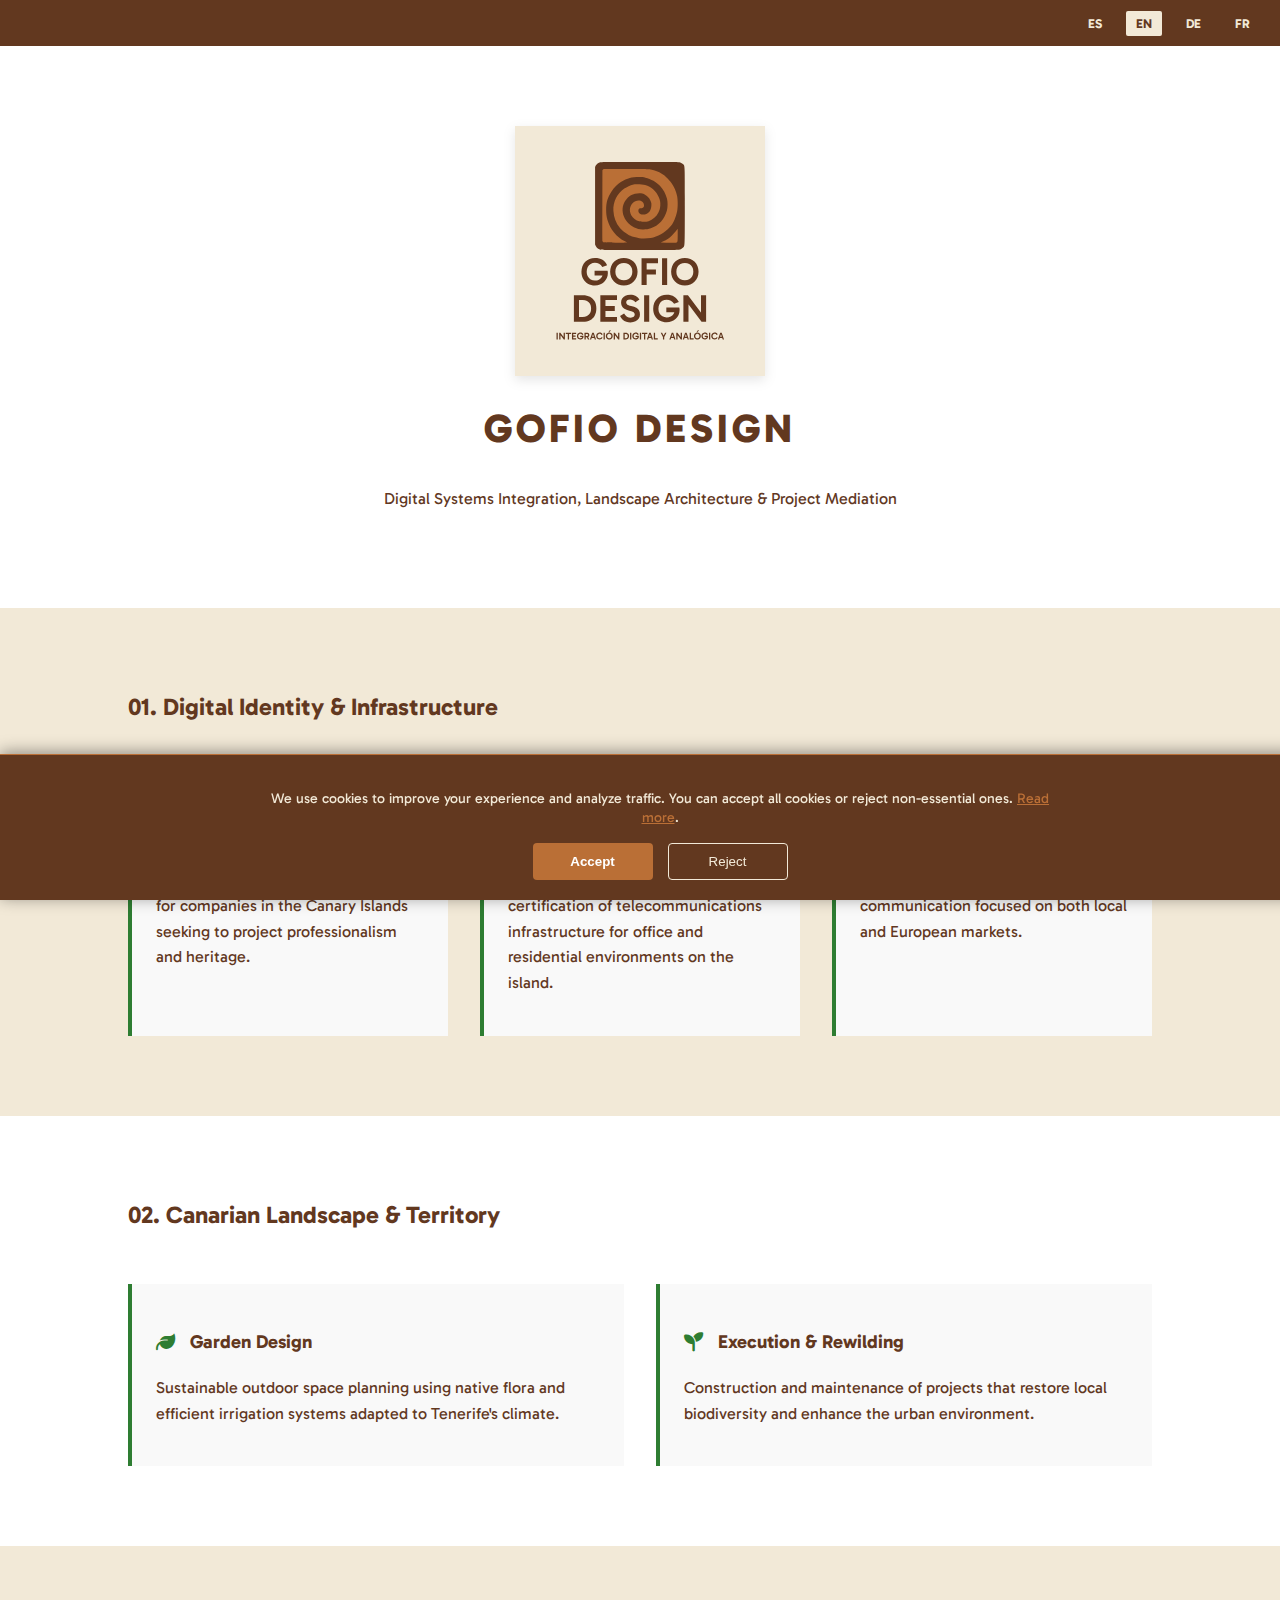
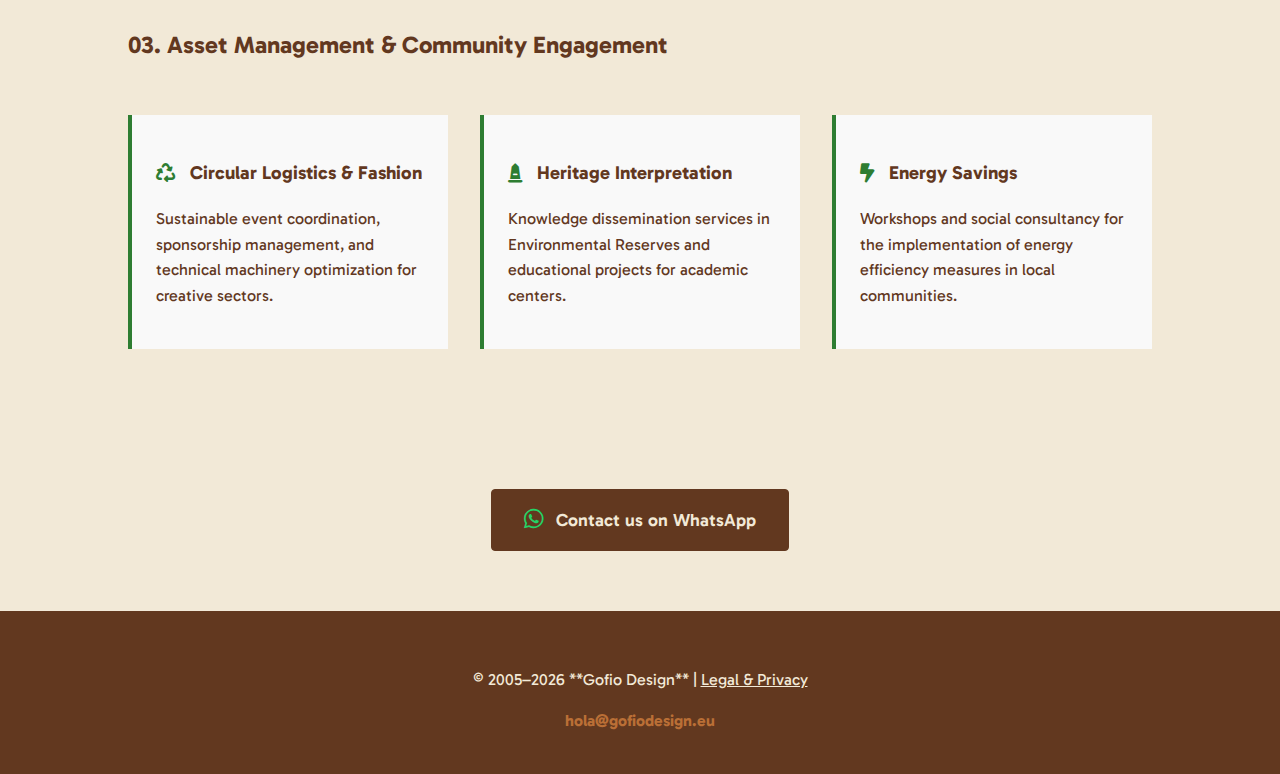
<file: en.html>
<!doctype html>
<html lang="en">
  <head>
    <meta charset="UTF-8" />
    <meta name="viewport" content="width=device-width, initial-scale=1.0" />
    <title>Gofio Design | Interdisciplinary Intervention Studio</title>
    <meta
      name="description"
      content="Integration of design, digital infrastructure, and environmental & social impact projects based in the Canary Islands."
    />

    <meta name="geo.region" content="ES-CN" />
    <meta name="geo.placename" content="Tenerife" />

    <link
      href="https://fonts.googleapis.com/css2?family=Gabarito:wght@400;600;800&display=swap"
      rel="stylesheet"
    />
    <link
      rel="stylesheet"
      href="https://cdnjs.cloudflare.com/ajax/libs/font-awesome/6.5.1/css/all.min.css"
    />

    <link rel="stylesheet" href="style.css" />
  </head>
  <body>
    <nav class="lang-nav">
      <a href="index.html">ES</a>
      <a href="en.html" class="active">EN</a>
      <a href="de.html">DE</a>
      <a href="fr.html">FR</a>
    </nav>
    <header class="hero">
      <div class="logo-container">
        <svg
          viewBox="0 0 1024 1024"
          preserveAspectRatio="xMidYMid meet"
          fill="none"
          xmlns="http://www.w3.org/2000/svg"
        >
          <rect width="1024" height="1024" fill="#F2E9D7" />
          <path
            d="M671.03 506.91C666.93 507.67 617.89 507.98 509.57 507.94C359.18 507.89 353.8 507.82 347.96 505.97C340.24 503.52 334.38 498.48 330.81 491.22L328 485.5V167.5L330.77 162.24C333.94 156.22 339.25 151.95 346.82 149.31C351.73 147.59 360.28 147.5 511.5 147.5C667.23 147.5 671.14 147.55 677 149.46C681.32 150.87 684.31 152.72 687.67 156.09C688.85 157.26 689.85 158.01 690.7 158.91C695.58 164.03 695.58 173.8 695.54 293.97C695.53 304.32 695.53 315.5 695.53 327.56C695.52 338 695.53 347.78 695.53 356.94C695.53 481.37 695.53 490.53 690.97 495.47C690.27 496.23 689.47 496.89 688.54 497.84C683.6 502.93 678.62 505.51 671.03 506.91Z"
            fill="#62381F"
          />
          <path
            d="M361.86 476.54C360.71 475.74 359.25 473.81 358.61 472.26C357.73 470.14 357.51 433.58 357.72 325.24L358 181.04L360.65 178.4L363.3 175.75L454.57 175.92C541.11 176.08 546.37 176.19 556.13 178.07C574.08 181.54 588.51 187.04 601.11 195.22C604.9 197.69 608.9 200.18 610 200.77C613.95 202.87 633.86 223.93 640.12 232.63C651.27 248.12 660.37 268.63 664.01 286.5C667.46 303.39 667.47 334.96 664.04 350.02C662.26 357.82 655.75 379.4 654.38 382C653.95 382.83 651.99 386.81 650.02 390.86C645.6 399.97 642.06 405.15 633.47 415.1C613.99 437.69 584.22 454.57 556 459.04C541.09 461.41 520.14 461.75 508.98 459.81C494.53 457.29 479.94 453.35 472.77 450.02C458.7 443.48 438.1 428.02 429.84 417.8C413.12 397.11 404.8 375.13 403.02 347C400.8 312 419.15 274.77 447.73 256.28C457.62 249.89 473.8 242.46 482.21 240.46C492.52 238.01 521.49 238.83 533 241.9C558.74 248.75 578.7 266.91 589.59 293.36C594.41 305.07 595.94 313.89 595.16 325.45C594.38 337.04 592.4 344.52 587.48 354.5C579.1 371.48 564.67 384.25 547.02 390.29C538.53 393.2 517.69 393.36 509 390.59C495.22 386.19 482.03 376.24 476.72 366.24C467.25 348.39 468.92 330.84 481.41 316.79C497.91 298.24 528.5 303.8 528.5 325.34C528.5 327.66 527.79 330.56 526.93 331.79C524.93 334.65 519.32 337 514.49 337C509.66 337 506.63 339.48 505.54 344.34C503.97 351.27 508.04 358.49 515.22 361.57C521.15 364.1 532.55 363.02 540.07 359.2C547.06 355.65 550.31 352.4 554 345.24C557.51 338.45 559.61 324.88 558.45 316.62C555.99 299.26 538.92 280.77 521.39 276.47C507.93 273.17 487.93 276.4 474.79 283.99C467.37 288.27 457.28 298.06 451.84 306.25C439.2 325.25 437.35 348.63 446.62 372C453.87 390.25 470.23 407.33 488.77 415.99C500.68 421.55 508.06 423.22 522.5 423.58C535.8 423.92 544.87 422.67 556.47 418.89C588.29 408.54 612.96 381.24 622.21 346.13C625.75 332.71 625.94 310.71 622.62 298C617.2 277.2 607.84 259.94 593.5 244.32C579.79 229.38 556.91 216.75 534 211.49C518.91 208.02 486.23 208.81 470 213.03C459.67 215.71 445.47 222.1 433.5 229.45C420.69 237.31 405.72 252.5 395.44 268.06C379.43 292.29 373.44 312.75 373.36 343.5C373.31 359.43 374.85 371.55 378.44 383.65C390.31 423.6 415.34 454.34 450.81 472.56C455.04 474.73 458.49 476.84 458.5 477.25C458.5 477.66 437.23 478 411.22 478C371.39 478 363.62 477.77 361.86 476.54ZM619.5 478.06L597 477.5L607.63 472.38C613.48 469.56 621.47 465.17 625.4 462.63C633.81 457.19 649.38 442.1 659.39 429.68L666.5 420.87L666.47 446.68C666.44 473.59 666.3 474.48 662 476.71C659.06 478.23 644.9 478.68 619.5 478.06Z"
            fill="#BA6F36"
          />
          <path
            d="M327.371 652.92C316.385 652.92 306.731 650.52 298.411 645.72C290.091 640.813 283.638 634.147 279.051 625.72C274.465 617.293 272.171 607.747 272.171 597.08C272.171 588.76 273.505 581.133 276.171 574.2C278.945 567.267 282.785 561.293 287.691 556.28C292.705 551.16 298.571 547.213 305.291 544.44C312.011 541.667 319.371 540.28 327.371 540.28C339.851 540.28 350.145 542.947 358.251 548.28C366.358 553.507 372.705 560.76 377.291 570.04L357.771 577.4C353.825 571.213 349.345 566.893 344.331 564.44C339.425 561.88 333.771 560.6 327.371 560.6C320.865 560.6 315.051 562.147 309.931 565.24C304.918 568.227 300.918 572.44 297.931 577.88C295.051 583.32 293.611 589.72 293.611 597.08C293.611 604.12 295.051 610.36 297.931 615.8C300.918 621.24 304.918 625.507 309.931 628.6C315.051 631.587 320.865 633.08 327.371 633.08C333.558 633.08 339.051 631.853 343.851 629.4C348.758 626.84 352.651 623.373 355.531 619C358.411 614.52 359.958 609.347 360.171 603.48L365.451 611.96H325.931V592.92H379.051C379.478 594.413 379.798 596.067 380.011 597.88C380.225 599.587 380.331 601.293 380.331 603C380.331 610.253 378.945 616.92 376.171 623C373.398 629.08 369.558 634.36 364.651 638.84C359.851 643.32 354.251 646.787 347.851 649.24C341.558 651.693 334.731 652.92 327.371 652.92ZM389.709 596.6C389.709 588.387 391.095 580.867 393.869 574.04C396.642 567.107 400.535 561.133 405.549 556.12C410.562 551.107 416.482 547.213 423.309 544.44C430.242 541.667 437.815 540.28 446.029 540.28C454.135 540.28 461.602 541.667 468.429 544.44C475.255 547.213 481.175 551.107 486.189 556.12C491.202 561.133 495.095 567.107 497.869 574.04C500.642 580.867 502.029 588.387 502.029 596.6C502.029 604.707 500.642 612.227 497.869 619.16C495.095 625.987 491.202 631.96 486.189 637.08C481.175 642.093 475.255 645.987 468.429 648.76C461.602 651.533 454.135 652.92 446.029 652.92C437.815 652.92 430.242 651.533 423.309 648.76C416.482 645.987 410.562 642.093 405.549 637.08C400.535 631.96 396.642 625.987 393.869 619.16C391.095 612.227 389.709 604.707 389.709 596.6ZM411.149 596.6C411.149 603.64 412.642 609.88 415.629 615.32C418.615 620.653 422.722 624.813 427.949 627.8C433.282 630.787 439.309 632.28 446.029 632.28C452.749 632.28 458.669 630.787 463.789 627.8C469.015 624.813 473.122 620.653 476.109 615.32C479.095 609.88 480.589 603.64 480.589 596.6C480.589 589.453 479.095 583.213 476.109 577.88C473.122 572.44 469.015 568.227 463.789 565.24C458.669 562.253 452.749 560.76 446.029 560.76C439.309 560.76 433.282 562.307 427.949 565.4C422.722 568.387 418.615 572.547 415.629 577.88C412.642 583.213 411.149 589.453 411.149 596.6ZM533.549 607.8V587.8H577.229V607.8H533.549ZM539.309 651H518.349V542.04H585.709V562.04H532.589L539.309 553.88V651ZM623.252 651H602.292V542.04H623.252V651ZM639.509 596.6C639.509 588.387 640.895 580.867 643.669 574.04C646.442 567.107 650.335 561.133 655.349 556.12C660.362 551.107 666.282 547.213 673.109 544.44C680.042 541.667 687.615 540.28 695.829 540.28C703.935 540.28 711.402 541.667 718.229 544.44C725.055 547.213 730.975 551.107 735.989 556.12C741.002 561.133 744.895 567.107 747.669 574.04C750.442 580.867 751.829 588.387 751.829 596.6C751.829 604.707 750.442 612.227 747.669 619.16C744.895 625.987 741.002 631.96 735.989 637.08C730.975 642.093 725.055 645.987 718.229 648.76C711.402 651.533 703.935 652.92 695.829 652.92C687.615 652.92 680.042 651.533 673.109 648.76C666.282 645.987 660.362 642.093 655.349 637.08C650.335 631.96 646.442 625.987 643.669 619.16C640.895 612.227 639.509 604.707 639.509 596.6ZM660.949 596.6C660.949 603.64 662.442 609.88 665.429 615.32C668.415 620.653 672.522 624.813 677.749 627.8C683.082 630.787 689.109 632.28 695.829 632.28C702.549 632.28 708.469 630.787 713.589 627.8C718.815 624.813 722.922 620.653 725.909 615.32C728.895 609.88 730.389 603.64 730.389 596.6C730.389 589.453 728.895 583.213 725.909 577.88C722.922 572.44 718.815 568.227 713.589 565.24C708.469 562.253 702.549 560.76 695.829 560.76C689.109 560.76 683.082 562.307 677.749 565.4C672.522 568.387 668.415 572.547 665.429 577.88C662.442 583.213 660.949 589.453 660.949 596.6ZM241.224 802V693.04H278.664C289.65 693.04 299.197 695.227 307.304 699.6C315.517 703.973 321.864 710.213 326.344 718.32C330.93 726.427 333.224 736.187 333.224 747.6C333.224 759.12 330.93 768.933 326.344 777.04C321.864 785.147 315.517 791.333 307.304 795.6C299.09 799.867 289.49 802 278.504 802H241.224ZM262.184 789.04L254.344 782H277.064C283.784 782 289.704 780.773 294.824 778.32C300.05 775.867 304.157 772.133 307.144 767.12C310.13 762.107 311.624 755.6 311.624 747.6C311.624 739.92 310.13 733.52 307.144 728.4C304.264 723.28 300.21 719.44 294.984 716.88C289.864 714.32 283.944 713.04 277.224 713.04H253.224L262.184 706.64V789.04ZM364.263 757.36V737.36H408.743V757.36H364.263ZM363.782 712.88L370.503 704.88V789.36L362.983 782H417.863V802H349.542V693.04H417.863V712.88H363.782ZM473.087 804.56C467.007 804.56 461.247 803.653 455.807 801.84C450.367 800.027 445.461 797.2 441.087 793.36C436.821 789.52 433.194 784.507 430.207 778.32L446.847 768.24C450.154 773.893 454.047 778.107 458.527 780.88C463.007 783.653 468.181 785.04 474.048 785.04C479.381 785.04 483.434 783.92 486.207 781.68C488.981 779.333 490.368 776.24 490.368 772.4C490.368 769.947 489.728 767.867 488.448 766.16C487.274 764.347 485.141 762.64 482.047 761.04C478.954 759.44 474.474 758 468.608 756.72C459.861 754.587 452.981 751.92 447.967 748.72C443.061 745.52 439.594 741.787 437.567 737.52C435.541 733.147 434.527 728.347 434.527 723.12C434.527 716.827 436.021 711.333 439.007 706.64C442.101 701.84 446.474 698.053 452.127 695.28C457.781 692.507 464.501 691.12 472.288 691.12C481.247 691.12 488.767 692.88 494.848 696.4C500.928 699.813 505.888 704.453 509.728 710.32L493.087 721.68C490.101 717.84 486.687 715.12 482.847 713.52C479.114 711.813 475.274 710.96 471.327 710.96C466.207 710.96 462.261 711.973 459.487 714C456.821 716.027 455.487 718.853 455.487 722.48C455.487 725.68 456.821 728.453 459.487 730.8C462.261 733.04 467.594 735.12 475.487 737.04C484.447 739.173 491.594 741.787 496.928 744.88C502.261 747.973 506.048 751.707 508.288 756.08C510.634 760.453 511.807 765.733 511.807 771.92C511.807 778.107 510.207 783.653 507.008 788.56C503.914 793.467 499.434 797.36 493.567 800.24C487.807 803.12 480.981 804.56 473.087 804.56ZM549.796 802H528.836V693.04H549.796V802ZM621.252 803.92C610.266 803.92 600.612 801.52 592.292 796.72C583.972 791.813 577.519 785.147 572.932 776.72C568.346 768.293 566.052 758.747 566.052 748.08C566.052 739.76 567.386 732.133 570.052 725.2C572.826 718.267 576.666 712.293 581.572 707.28C586.586 702.16 592.452 698.213 599.172 695.44C605.892 692.667 613.252 691.28 621.252 691.28C633.732 691.28 644.026 693.947 652.132 699.28C660.239 704.507 666.586 711.76 671.173 721.04L651.652 728.4C647.706 722.213 643.226 717.893 638.212 715.44C633.306 712.88 627.652 711.6 621.252 711.6C614.746 711.6 608.932 713.147 603.812 716.24C598.799 719.227 594.799 723.44 591.812 728.88C588.932 734.32 587.492 740.72 587.492 748.08C587.492 755.12 588.932 761.36 591.812 766.8C594.799 772.24 598.799 776.507 603.812 779.6C608.932 782.587 614.746 784.08 621.252 784.08C627.439 784.08 632.932 782.853 637.732 780.4C642.639 777.84 646.532 774.373 649.412 770C652.292 765.52 653.839 760.347 654.052 754.48L659.333 762.96H619.812V743.92H672.932C673.359 745.413 673.679 747.067 673.892 748.88C674.106 750.587 674.213 752.293 674.213 754C674.213 761.253 672.826 767.92 670.052 774C667.279 780.08 663.439 785.36 658.533 789.84C653.733 794.32 648.132 797.787 641.732 800.24C635.439 802.693 628.612 803.92 621.252 803.92ZM764.093 802L701.053 717.84L710.653 715.12V802H689.693V693.04H708.413L770.013 775.28L761.853 776.4V693.04H782.813V802H764.093Z"
            fill="#62381F"
          />
          <path
            d="M175.288 874H170.048V846.76H175.288V874ZM199.712 874L183.952 852.96L186.352 852.28V874H181.112V846.76H185.792L201.192 867.32L199.152 867.6V846.76H204.392V874H199.712ZM216.103 874V849.6H221.383V874H216.103ZM207.903 851.76V846.76H229.823V851.76H207.903ZM237.038 862.84V857.84H248.158V862.84H237.038ZM236.918 851.72L238.598 849.72V870.84L236.718 869H250.438V874H233.358V846.76H250.438V851.72H236.918ZM267.438 874.48C264.691 874.48 262.278 873.88 260.198 872.68C258.118 871.453 256.505 869.787 255.358 867.68C254.211 865.573 253.638 863.187 253.638 860.52C253.638 858.44 253.971 856.533 254.638 854.8C255.331 853.067 256.291 851.573 257.518 850.32C258.771 849.04 260.238 848.053 261.918 847.36C263.598 846.667 265.438 846.32 267.438 846.32C270.558 846.32 273.131 846.987 275.158 848.32C277.185 849.627 278.771 851.44 279.918 853.76L275.038 855.6C274.051 854.053 272.931 852.973 271.678 852.36C270.451 851.72 269.038 851.4 267.438 851.4C265.811 851.4 264.358 851.787 263.078 852.56C261.825 853.307 260.825 854.36 260.078 855.72C259.358 857.08 258.998 858.68 258.998 860.52C258.998 862.28 259.358 863.84 260.078 865.2C260.825 866.56 261.825 867.627 263.078 868.4C264.358 869.147 265.811 869.52 267.438 869.52C268.985 869.52 270.358 869.213 271.558 868.6C272.785 867.96 273.758 867.093 274.478 866C275.198 864.88 275.585 863.587 275.638 862.12L276.958 864.24H267.078V859.48H280.358C280.465 859.853 280.545 860.267 280.598 860.72C280.651 861.147 280.678 861.573 280.678 862C280.678 863.813 280.331 865.48 279.638 867C278.945 868.52 277.985 869.84 276.758 870.96C275.558 872.08 274.158 872.947 272.558 873.56C270.985 874.173 269.278 874.48 267.438 874.48ZM284.548 874V846.76H294.588C296.508 846.76 298.215 847.147 299.708 847.92C301.201 848.693 302.361 849.773 303.188 851.16C304.041 852.547 304.468 854.173 304.468 856.04C304.468 857.907 304.041 859.533 303.188 860.92C302.361 862.307 301.201 863.387 299.708 864.16C298.215 864.907 296.508 865.28 294.588 865.28H288.708V860.28H294.068C295.615 860.28 296.841 859.92 297.748 859.2C298.655 858.453 299.108 857.4 299.108 856.04C299.108 854.627 298.655 853.56 297.748 852.84C296.841 852.12 295.615 851.76 294.068 851.76H288.668L289.788 850.6V874H284.548ZM299.028 874L293.028 862.84H298.788L304.748 874H299.028ZM312.452 863.64H325.892V868.52H312.452V863.64ZM306.772 874L316.452 846.76H322.572L331.932 874H326.652L318.772 850.36H320.292L312.052 874H306.772ZM346.373 874.48C343.573 874.48 341.133 873.88 339.053 872.68C336.999 871.453 335.399 869.787 334.253 867.68C333.133 865.547 332.573 863.12 332.573 860.4C332.573 858.347 332.906 856.467 333.573 854.76C334.266 853.027 335.226 851.533 336.453 850.28C337.706 849.027 339.173 848.053 340.853 847.36C342.533 846.667 344.373 846.32 346.373 846.32C349.546 846.32 352.146 847 354.173 848.36C356.199 849.72 357.786 851.613 358.933 854.04L354.053 855.8C353.066 854.2 351.946 853.067 350.693 852.4C349.439 851.733 347.999 851.4 346.373 851.4C344.746 851.4 343.293 851.787 342.013 852.56C340.759 853.307 339.759 854.36 339.013 855.72C338.293 857.053 337.933 858.613 337.933 860.4C337.933 862.16 338.293 863.72 339.013 865.08C339.759 866.44 340.759 867.507 342.013 868.28C343.293 869.027 344.746 869.4 346.373 869.4C347.999 869.4 349.439 869.067 350.693 868.4C351.946 867.733 353.066 866.6 354.053 865L358.933 866.76C357.786 869.187 356.199 871.08 354.173 872.44C352.146 873.8 349.546 874.48 346.373 874.48ZM367.98 874H362.74V846.76H367.98V874ZM372.044 860.4C372.044 858.347 372.391 856.467 373.084 854.76C373.778 853.027 374.751 851.533 376.004 850.28C377.258 849.027 378.738 848.053 380.444 847.36C382.178 846.667 384.071 846.32 386.124 846.32C388.151 846.32 390.018 846.667 391.724 847.36C393.431 848.053 394.911 849.027 396.164 850.28C397.418 851.533 398.391 853.027 399.084 854.76C399.778 856.467 400.124 858.347 400.124 860.4C400.124 862.427 399.778 864.307 399.084 866.04C398.391 867.747 397.418 869.24 396.164 870.52C394.911 871.773 393.431 872.747 391.724 873.44C390.018 874.133 388.151 874.48 386.124 874.48C384.071 874.48 382.178 874.133 380.444 873.44C378.738 872.747 377.258 871.773 376.004 870.52C374.751 869.24 373.778 867.747 373.084 866.04C372.391 864.307 372.044 862.427 372.044 860.4ZM377.404 860.4C377.404 862.16 377.778 863.72 378.524 865.08C379.271 866.413 380.298 867.453 381.604 868.2C382.938 868.947 384.444 869.32 386.124 869.32C387.804 869.32 389.284 868.947 390.564 868.2C391.871 867.453 392.898 866.413 393.644 865.08C394.391 863.72 394.764 862.16 394.764 860.4C394.764 858.613 394.391 857.053 393.644 855.72C392.898 854.36 391.871 853.307 390.564 852.56C389.284 851.813 387.804 851.44 386.124 851.44C384.444 851.44 382.938 851.827 381.604 852.6C380.298 853.347 379.271 854.387 378.524 855.72C377.778 857.053 377.404 858.613 377.404 860.4ZM385.804 844.28L383.284 841.68L389.564 835.88L392.124 838.44L385.804 844.28ZM422.804 874L407.044 852.96L409.444 852.28V874H404.204V846.76H408.884L424.284 867.32L422.244 867.6V846.76H427.484V874H422.804ZM444.106 874V846.76H453.466C456.213 846.76 458.599 847.307 460.626 848.4C462.679 849.493 464.266 851.053 465.386 853.08C466.533 855.107 467.106 857.547 467.106 860.4C467.106 863.28 466.533 865.733 465.386 867.76C464.266 869.787 462.679 871.333 460.626 872.4C458.573 873.467 456.173 874 453.426 874H444.106ZM449.346 870.76L447.386 869H453.066C454.746 869 456.226 868.693 457.506 868.08C458.813 867.467 459.839 866.533 460.586 865.28C461.333 864.027 461.706 862.4 461.706 860.4C461.706 858.48 461.333 856.88 460.586 855.6C459.866 854.32 458.853 853.36 457.546 852.72C456.266 852.08 454.786 851.76 453.106 851.76H447.106L449.346 850.16V870.76ZM476.426 874H471.186V846.76H476.426V874ZM494.29 874.48C491.543 874.48 489.13 873.88 487.05 872.68C484.97 871.453 483.356 869.787 482.21 867.68C481.063 865.573 480.49 863.187 480.49 860.52C480.49 858.44 480.823 856.533 481.49 854.8C482.183 853.067 483.143 851.573 484.37 850.32C485.623 849.04 487.09 848.053 488.77 847.36C490.45 846.667 492.29 846.32 494.29 846.32C497.41 846.32 499.983 846.987 502.01 848.32C504.036 849.627 505.623 851.44 506.77 853.76L501.89 855.6C500.903 854.053 499.783 852.973 498.53 852.36C497.303 851.72 495.89 851.4 494.29 851.4C492.663 851.4 491.21 851.787 489.93 852.56C488.676 853.307 487.676 854.36 486.93 855.72C486.21 857.08 485.85 858.68 485.85 860.52C485.85 862.28 486.21 863.84 486.93 865.2C487.676 866.56 488.676 867.627 489.93 868.4C491.21 869.147 492.663 869.52 494.29 869.52C495.836 869.52 497.21 869.213 498.41 868.6C499.636 867.96 500.61 867.093 501.33 866C502.05 864.88 502.436 863.587 502.49 862.12L503.81 864.24H493.93V859.48H507.21C507.316 859.853 507.396 860.267 507.45 860.72C507.503 861.147 507.53 861.573 507.53 862C507.53 863.813 507.183 865.48 506.49 867C505.796 868.52 504.836 869.84 503.61 870.96C502.41 872.08 501.01 872.947 499.41 873.56C497.836 874.173 496.13 874.48 494.29 874.48ZM516.64 874H511.4V846.76H516.64V874ZM528.344 874V849.6H533.624V874H528.344ZM520.144 851.76V846.76H542.064V851.76H520.144ZM545.798 863.64H559.238V868.52H545.798V863.64ZM540.118 874L549.798 846.76H555.918L565.278 874H559.998L552.118 850.36H553.638L545.398 874H540.118ZM584.818 874H568.498V846.76H573.738V870.64L572.578 869H584.818V874ZM610.011 861.52H607.291L614.731 846.76H620.451L610.771 865.28L611.251 861.92V874H606.011V861.92L606.411 865.28L596.811 846.76H602.611L610.011 861.52ZM637.915 863.64H651.355V868.52H637.915V863.64ZM632.235 874L641.915 846.76H648.035L657.395 874H652.115L644.235 850.36H645.755L637.515 874H632.235ZM679.215 874L663.455 852.96L665.855 852.28V874H660.615V846.76H665.295L680.695 867.32L678.655 867.6V846.76H683.895V874H679.215ZM692.777 863.64H706.217V868.52H692.777V863.64ZM687.097 874L696.777 846.76H702.897L712.257 874H706.977L699.097 850.36H700.617L692.377 874H687.097ZM731.798 874H715.478V846.76H720.718V870.64L719.558 869H731.798V874ZM732.985 860.4C732.985 858.347 733.332 856.467 734.025 854.76C734.718 853.027 735.692 851.533 736.945 850.28C738.198 849.027 739.678 848.053 741.385 847.36C743.118 846.667 745.012 846.32 747.065 846.32C749.092 846.32 750.958 846.667 752.665 847.36C754.372 848.053 755.852 849.027 757.105 850.28C758.358 851.533 759.332 853.027 760.025 854.76C760.718 856.467 761.065 858.347 761.065 860.4C761.065 862.427 760.718 864.307 760.025 866.04C759.332 867.747 758.358 869.24 757.105 870.52C755.852 871.773 754.372 872.747 752.665 873.44C750.958 874.133 749.092 874.48 747.065 874.48C745.012 874.48 743.118 874.133 741.385 873.44C739.678 872.747 738.198 871.773 736.945 870.52C735.692 869.24 734.718 867.747 734.025 866.04C733.332 864.307 732.985 862.427 732.985 860.4ZM738.345 860.4C738.345 862.16 738.718 863.72 739.465 865.08C740.212 866.413 741.238 867.453 742.545 868.2C743.878 868.947 745.385 869.32 747.065 869.32C748.745 869.32 750.225 868.947 751.505 868.2C752.812 867.453 753.838 866.413 754.585 865.08C755.332 863.72 755.705 862.16 755.705 860.4C755.705 858.613 755.332 857.053 754.585 855.72C753.838 854.36 752.812 853.307 751.505 852.56C750.225 851.813 748.745 851.44 747.065 851.44C745.385 851.44 743.878 851.827 742.545 852.6C741.238 853.347 740.212 854.387 739.465 855.72C738.718 857.053 738.345 858.613 738.345 860.4ZM746.745 844.28L744.225 841.68L750.505 835.88L753.065 838.44L746.745 844.28ZM777.419 874.48C774.673 874.48 772.259 873.88 770.179 872.68C768.099 871.453 766.486 869.787 765.339 867.68C764.193 865.573 763.619 863.187 763.619 860.52C763.619 858.44 763.953 856.533 764.619 854.8C765.313 853.067 766.273 851.573 767.499 850.32C768.753 849.04 770.219 848.053 771.899 847.36C773.579 846.667 775.419 846.32 777.419 846.32C780.539 846.32 783.113 846.987 785.139 848.32C787.166 849.627 788.753 851.44 789.899 853.76L785.019 855.6C784.033 854.053 782.913 852.973 781.659 852.36C780.433 851.72 779.019 851.4 777.419 851.4C775.793 851.4 774.339 851.787 773.059 852.56C771.806 853.307 770.806 854.36 770.059 855.72C769.339 857.08 768.979 858.68 768.979 860.52C768.979 862.28 769.339 863.84 770.059 865.2C770.806 866.56 771.806 867.627 773.059 868.4C774.339 869.147 775.793 869.52 777.419 869.52C778.966 869.52 780.339 869.213 781.539 868.6C782.766 867.96 783.739 867.093 784.459 866C785.179 864.88 785.566 863.587 785.619 862.12L786.939 864.24H777.059V859.48H790.339C790.446 859.853 790.526 860.267 790.579 860.72C790.633 861.147 790.659 861.573 790.659 862C790.659 863.813 790.313 865.48 789.619 867C788.926 868.52 787.966 869.84 786.739 870.96C785.539 872.08 784.139 872.947 782.539 873.56C780.966 874.173 779.259 874.48 777.419 874.48ZM799.769 874H794.529V846.76H799.769V874ZM817.633 874.48C814.833 874.48 812.393 873.88 810.313 872.68C808.26 871.453 806.66 869.787 805.513 867.68C804.393 865.547 803.833 863.12 803.833 860.4C803.833 858.347 804.167 856.467 804.833 854.76C805.527 853.027 806.487 851.533 807.713 850.28C808.967 849.027 810.433 848.053 812.113 847.36C813.793 846.667 815.633 846.32 817.633 846.32C820.807 846.32 823.407 847 825.433 848.36C827.46 849.72 829.047 851.613 830.193 854.04L825.313 855.8C824.327 854.2 823.207 853.067 821.953 852.4C820.7 851.733 819.26 851.4 817.633 851.4C816.007 851.4 814.553 851.787 813.273 852.56C812.02 853.307 811.02 854.36 810.273 855.72C809.553 857.053 809.193 858.613 809.193 860.4C809.193 862.16 809.553 863.72 810.273 865.08C811.02 866.44 812.02 867.507 813.273 868.28C814.553 869.027 816.007 869.4 817.633 869.4C819.26 869.4 820.7 869.067 821.953 868.4C823.207 867.733 824.327 866.6 825.313 865L830.193 866.76C829.047 869.187 827.46 871.08 825.433 872.44C823.407 873.8 820.807 874.48 817.633 874.48ZM836.623 863.64H850.063V868.52H836.623V863.64ZM830.943 874L840.623 846.76H846.743L856.103 874H850.823L842.943 850.36H844.463L836.223 874H830.943Z"
            fill="#62381F"
          />
        </svg>
      </div>
      <h1>GOFIO DESIGN</h1>
      <p>
        Digital Systems Integration, Landscape Architecture & Project Mediation
      </p>
    </header>
    <main>
      <section class="layer">
        <h2>01. Digital Identity & Infrastructure</h2>
        <div class="grid">
          <div class="card">
            <h3><i class="fa-solid fa-pen-nib"></i> Brand Systems</h3>
            <p>
              Logo design and strategic branding for companies in the Canary
              Islands seeking to project professionalism and heritage.
            </p>
          </div>
          <div class="card">
            <h3><i class="fa-solid fa-network-wired"></i> Data Networks</h3>
            <p>
              Technical installation and certification of telecommunications
              infrastructure for office and residential environments on the
              island.
            </p>
          </div>
          <div class="card">
            <h3><i class="fa-solid fa-bullhorn"></i> Digital Marketing</h3>
            <p>
              Online presence management and communication focused on both local
              and European markets.
            </p>
          </div>
        </div>
      </section>

      <section class="layer landscape">
        <h2>02. Canarian Landscape & Territory</h2>
        <div class="grid">
          <div class="card">
            <h3><i class="fa-solid fa-leaf"></i> Garden Design</h3>
            <p>
              Sustainable outdoor space planning using native flora and
              efficient irrigation systems adapted to Tenerife's climate.
            </p>
          </div>
          <div class="card">
            <h3><i class="fa-solid fa-seedling"></i> Execution & Rewilding</h3>
            <p>
              Construction and maintenance of projects that restore local
              biodiversity and enhance the urban environment.
            </p>
          </div>
        </div>
      </section>

      <section class="layer social">
        <h2>03. Asset Management & Community Engagement</h2>
        <div class="grid">
          <div class="card">
            <h3>
              <i class="fa-solid fa-recycle"></i> Circular Logistics & Fashion
            </h3>
            <p>
              Sustainable event coordination, sponsorship management, and
              technical machinery optimization for creative sectors.
            </p>
          </div>
          <div class="card">
            <h3>
              <i class="fa-solid fa-monument"></i> Heritage Interpretation
            </h3>
            <p>
              Knowledge dissemination services in Environmental Reserves and
              educational projects for academic centers.
            </p>
          </div>
          <div class="card">
            <h3><i class="fa-solid fa-bolt-lightning"></i> Energy Savings</h3>
            <p>
              Workshops and social consultancy for the implementation of energy
              efficiency measures in local communities.
            </p>
          </div>
        </div>
      </section>
      <div class="cta-container">
        <a href="https://wa.me/34623760960" class="whatsapp-btn">
          <i class="fa-brands fa-whatsapp"></i> Contact us on WhatsApp
        </a>
      </div>
    </main>
    <footer>
      <p>
        &copy; 2005–<span id="current-year"></span> **Gofio Design** |
        <a
          href="privacy.html"
          style="color: inherit; text-decoration: underline"
          >Legal & Privacy</a
        >
      </p>
      <div id="email-placeholder"></div>
    </footer>
    <div
      id="cookie-banner"
      style="
        position: fixed;
        bottom: 0;
        left: 0;
        width: 100%;
        background: #62381f;
        color: #f2e9d7;
        padding: 20px;
        text-align: center;
        font-size: 14px;
        z-index: 10000;
        box-shadow: 0 -2px 15px rgba(0, 0, 0, 0.4);
        border-top: 1px solid #ba6f36;
      "
    >
      <p
        style="
          margin-bottom: 15px;
          max-width: 800px;
          margin-left: auto;
          margin-right: auto;
          line-height: 1.4;
        "
      >
        We use cookies to improve your experience and analyze traffic. You can
        accept all cookies or reject non-essential ones.
        <a
          href="privacy.html"
          style="color: #ba6f36; text-decoration: underline"
          >Read more</a
        >.
      </p>
      <div style="display: flex; justify-content: center; gap: 15px">
        <button
          onclick="acceptCookies()"
          style="
            background: #ba6f36;
            border: none;
            color: white;
            padding: 10px 25px;
            cursor: pointer;
            border-radius: 4px;
            font-weight: bold;
            min-width: 120px;
          "
        >
          Accept
        </button>
        <button
          onclick="rejectCookies()"
          style="
            background: transparent;
            border: 1px solid #f2e9d7;
            color: #f2e9d7;
            padding: 10px 25px;
            cursor: pointer;
            border-radius: 4px;
            font-weight: normal;
            min-width: 120px;
          "
        >
          Reject
        </button>
      </div>
    </div>
    <script src="script.js"></script>
  </body>
</html>
</file>
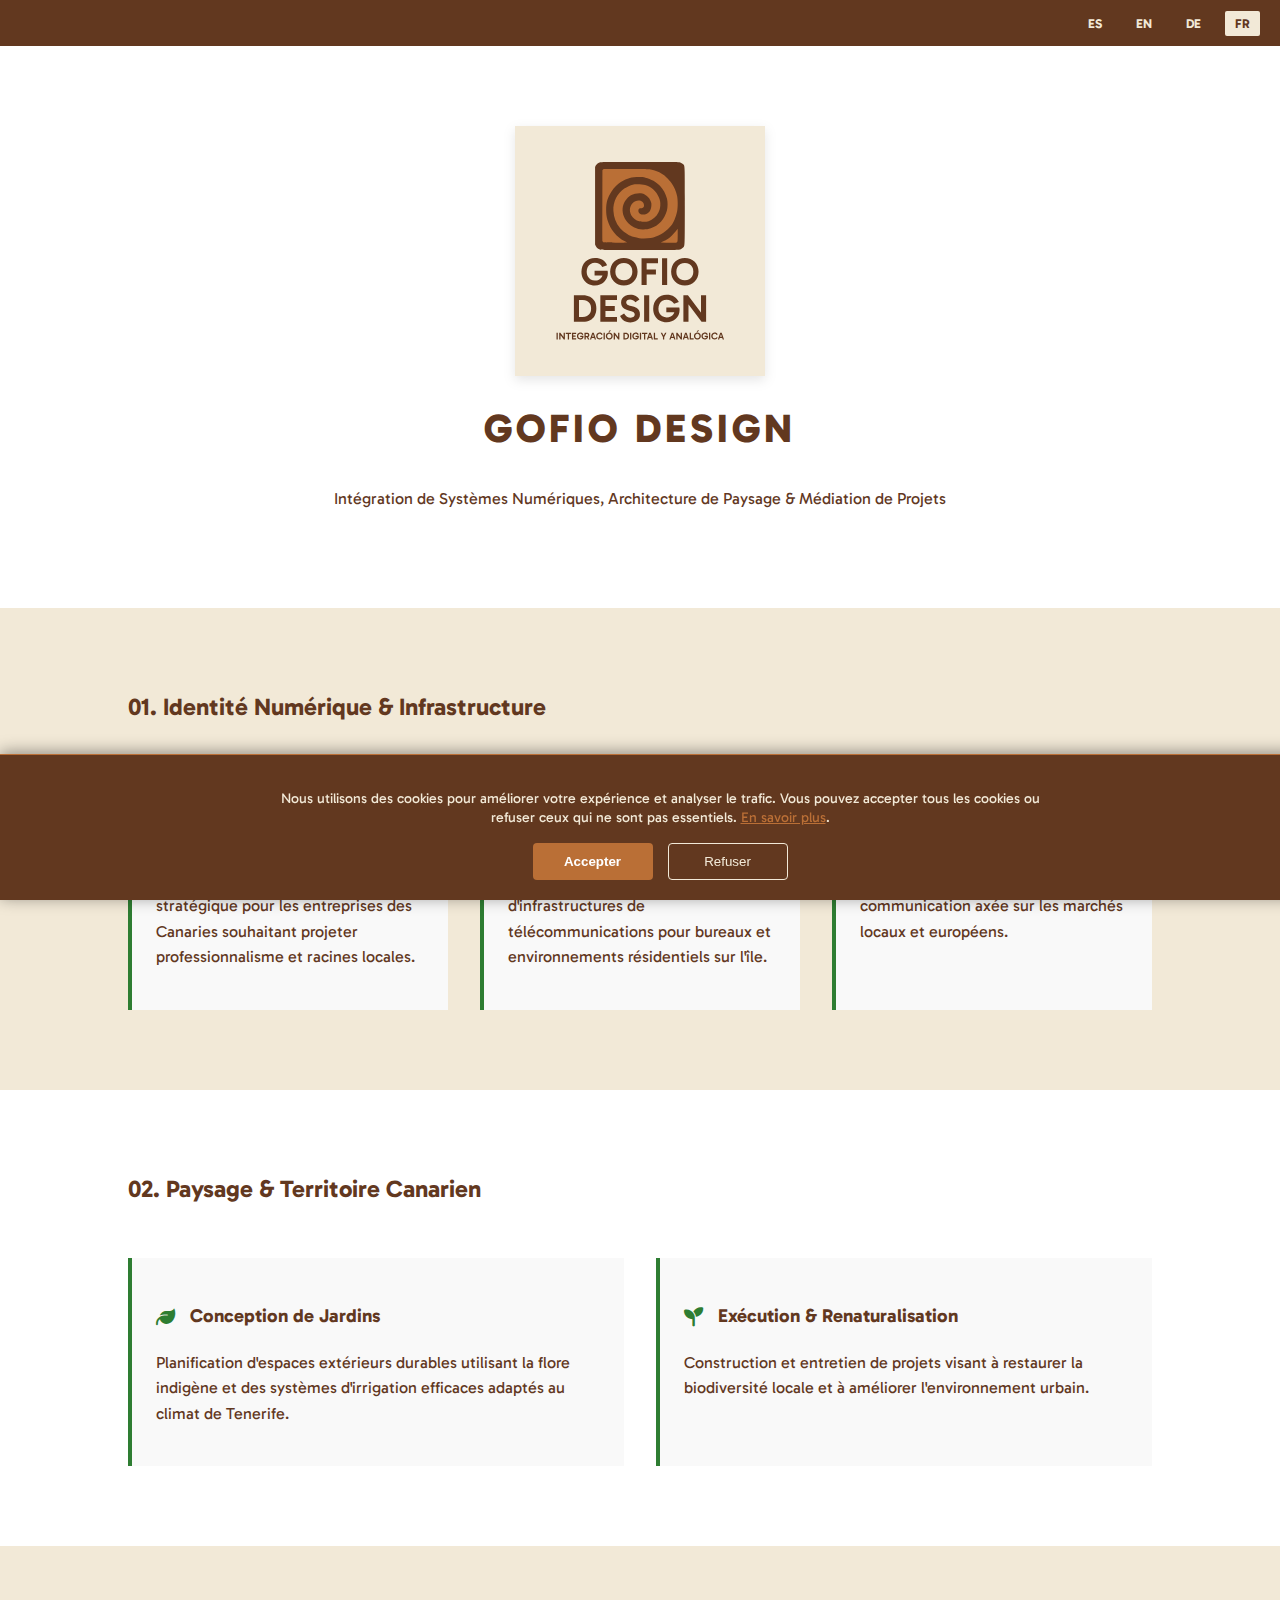
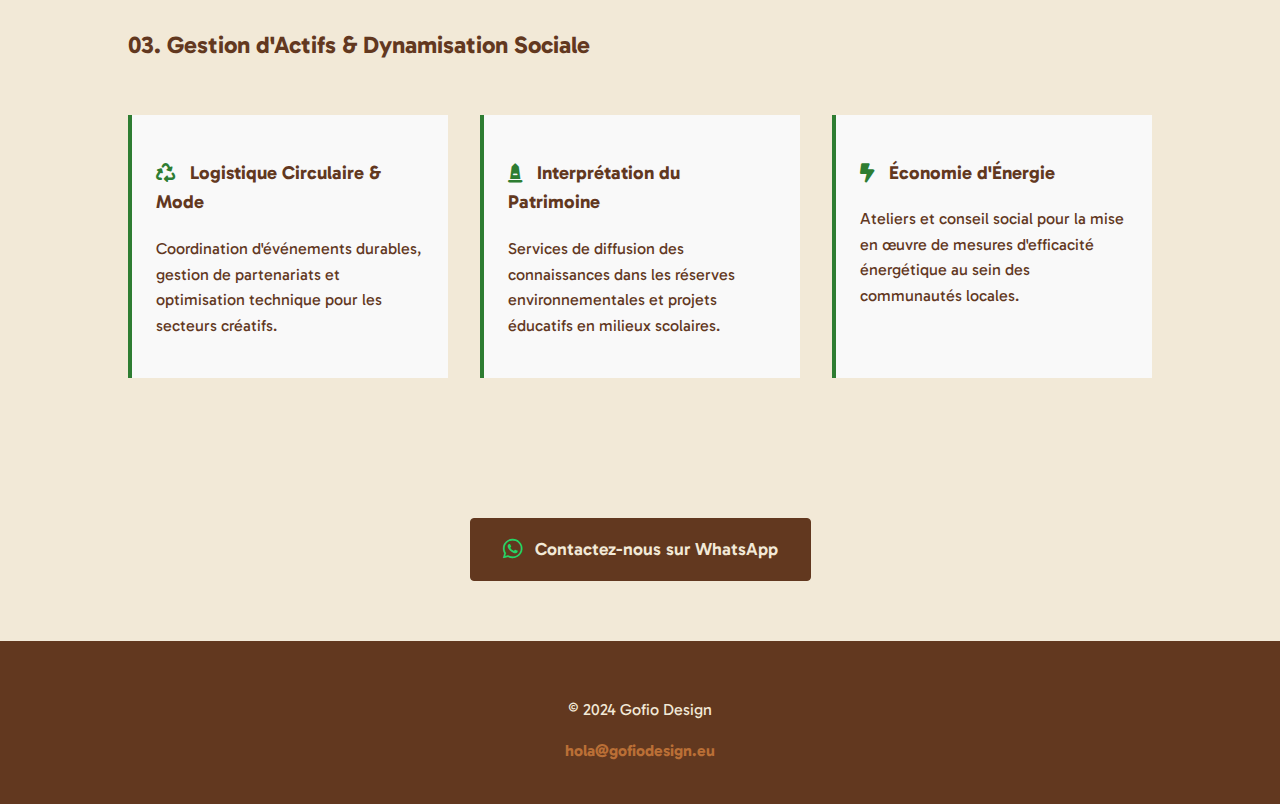
<file: fr.html>
<!DOCTYPE html>
<html lang="fr">
<head>
    <meta charset="UTF-8">
    <meta name="viewport" content="width=device-width, initial-scale=1.0">
    <title>Gofio Design | Studio d'Intervention Interdisciplinaire</title>
    <meta name="description" content="Intégration de design, infrastructures numériques et projets d'impact environnemental et social aux Canaries.">
    
    <meta name="geo.region" content="ES-CN" />
    <meta name="geo.placename" content="Tenerife" />

    <link href="https://fonts.googleapis.com/css2?family=Gabarito:wght@400;600;800&display=swap" rel="stylesheet">
    <link rel="stylesheet" href="https://cdnjs.cloudflare.com/ajax/libs/font-awesome/6.5.1/css/all.min.css">
    
    <link rel="stylesheet" href="style.css">
</head>
<body>
<nav class="lang-nav">
    <a href="index.html">ES</a>
    <a href="en.html">EN</a>
    <a href="de.html">DE</a>
    <a href="fr.html" class="active">FR</a>
</nav>
<header class="hero">
    <div class="logo-container">
        <svg viewBox="0 0 1024 1024" preserveAspectRatio="xMidYMid meet" fill="none" xmlns="http://www.w3.org/2000/svg">
<rect width="1024" height="1024" fill="#F2E9D7"/>
<path d="M671.03 506.91C666.93 507.67 617.89 507.98 509.57 507.94C359.18 507.89 353.8 507.82 347.96 505.97C340.24 503.52 334.38 498.48 330.81 491.22L328 485.5V167.5L330.77 162.24C333.94 156.22 339.25 151.95 346.82 149.31C351.73 147.59 360.28 147.5 511.5 147.5C667.23 147.5 671.14 147.55 677 149.46C681.32 150.87 684.31 152.72 687.67 156.09C688.85 157.26 689.85 158.01 690.7 158.91C695.58 164.03 695.58 173.8 695.54 293.97C695.53 304.32 695.53 315.5 695.53 327.56C695.52 338 695.53 347.78 695.53 356.94C695.53 481.37 695.53 490.53 690.97 495.47C690.27 496.23 689.47 496.89 688.54 497.84C683.6 502.93 678.62 505.51 671.03 506.91Z" fill="#62381F"/>
<path d="M361.86 476.54C360.71 475.74 359.25 473.81 358.61 472.26C357.73 470.14 357.51 433.58 357.72 325.24L358 181.04L360.65 178.4L363.3 175.75L454.57 175.92C541.11 176.08 546.37 176.19 556.13 178.07C574.08 181.54 588.51 187.04 601.11 195.22C604.9 197.69 608.9 200.18 610 200.77C613.95 202.87 633.86 223.93 640.12 232.63C651.27 248.12 660.37 268.63 664.01 286.5C667.46 303.39 667.47 334.96 664.04 350.02C662.26 357.82 655.75 379.4 654.38 382C653.95 382.83 651.99 386.81 650.02 390.86C645.6 399.97 642.06 405.15 633.47 415.1C613.99 437.69 584.22 454.57 556 459.04C541.09 461.41 520.14 461.75 508.98 459.81C494.53 457.29 479.94 453.35 472.77 450.02C458.7 443.48 438.1 428.02 429.84 417.8C413.12 397.11 404.8 375.13 403.02 347C400.8 312 419.15 274.77 447.73 256.28C457.62 249.89 473.8 242.46 482.21 240.46C492.52 238.01 521.49 238.83 533 241.9C558.74 248.75 578.7 266.91 589.59 293.36C594.41 305.07 595.94 313.89 595.16 325.45C594.38 337.04 592.4 344.52 587.48 354.5C579.1 371.48 564.67 384.25 547.02 390.29C538.53 393.2 517.69 393.36 509 390.59C495.22 386.19 482.03 376.24 476.72 366.24C467.25 348.39 468.92 330.84 481.41 316.79C497.91 298.24 528.5 303.8 528.5 325.34C528.5 327.66 527.79 330.56 526.93 331.79C524.93 334.65 519.32 337 514.49 337C509.66 337 506.63 339.48 505.54 344.34C503.97 351.27 508.04 358.49 515.22 361.57C521.15 364.1 532.55 363.02 540.07 359.2C547.06 355.65 550.31 352.4 554 345.24C557.51 338.45 559.61 324.88 558.45 316.62C555.99 299.26 538.92 280.77 521.39 276.47C507.93 273.17 487.93 276.4 474.79 283.99C467.37 288.27 457.28 298.06 451.84 306.25C439.2 325.25 437.35 348.63 446.62 372C453.87 390.25 470.23 407.33 488.77 415.99C500.68 421.55 508.06 423.22 522.5 423.58C535.8 423.92 544.87 422.67 556.47 418.89C588.29 408.54 612.96 381.24 622.21 346.13C625.75 332.71 625.94 310.71 622.62 298C617.2 277.2 607.84 259.94 593.5 244.32C579.79 229.38 556.91 216.75 534 211.49C518.91 208.02 486.23 208.81 470 213.03C459.67 215.71 445.47 222.1 433.5 229.45C420.69 237.31 405.72 252.5 395.44 268.06C379.43 292.29 373.44 312.75 373.36 343.5C373.31 359.43 374.85 371.55 378.44 383.65C390.31 423.6 415.34 454.34 450.81 472.56C455.04 474.73 458.49 476.84 458.5 477.25C458.5 477.66 437.23 478 411.22 478C371.39 478 363.62 477.77 361.86 476.54ZM619.5 478.06L597 477.5L607.63 472.38C613.48 469.56 621.47 465.17 625.4 462.63C633.81 457.19 649.38 442.1 659.39 429.68L666.5 420.87L666.47 446.68C666.44 473.59 666.3 474.48 662 476.71C659.06 478.23 644.9 478.68 619.5 478.06Z" fill="#BA6F36"/>
<path d="M327.371 652.92C316.385 652.92 306.731 650.52 298.411 645.72C290.091 640.813 283.638 634.147 279.051 625.72C274.465 617.293 272.171 607.747 272.171 597.08C272.171 588.76 273.505 581.133 276.171 574.2C278.945 567.267 282.785 561.293 287.691 556.28C292.705 551.16 298.571 547.213 305.291 544.44C312.011 541.667 319.371 540.28 327.371 540.28C339.851 540.28 350.145 542.947 358.251 548.28C366.358 553.507 372.705 560.76 377.291 570.04L357.771 577.4C353.825 571.213 349.345 566.893 344.331 564.44C339.425 561.88 333.771 560.6 327.371 560.6C320.865 560.6 315.051 562.147 309.931 565.24C304.918 568.227 300.918 572.44 297.931 577.88C295.051 583.32 293.611 589.72 293.611 597.08C293.611 604.12 295.051 610.36 297.931 615.8C300.918 621.24 304.918 625.507 309.931 628.6C315.051 631.587 320.865 633.08 327.371 633.08C333.558 633.08 339.051 631.853 343.851 629.4C348.758 626.84 352.651 623.373 355.531 619C358.411 614.52 359.958 609.347 360.171 603.48L365.451 611.96H325.931V592.92H379.051C379.478 594.413 379.798 596.067 380.011 597.88C380.225 599.587 380.331 601.293 380.331 603C380.331 610.253 378.945 616.92 376.171 623C373.398 629.08 369.558 634.36 364.651 638.84C359.851 643.32 354.251 646.787 347.851 649.24C341.558 651.693 334.731 652.92 327.371 652.92ZM389.709 596.6C389.709 588.387 391.095 580.867 393.869 574.04C396.642 567.107 400.535 561.133 405.549 556.12C410.562 551.107 416.482 547.213 423.309 544.44C430.242 541.667 437.815 540.28 446.029 540.28C454.135 540.28 461.602 541.667 468.429 544.44C475.255 547.213 481.175 551.107 486.189 556.12C491.202 561.133 495.095 567.107 497.869 574.04C500.642 580.867 502.029 588.387 502.029 596.6C502.029 604.707 500.642 612.227 497.869 619.16C495.095 625.987 491.202 631.96 486.189 637.08C481.175 642.093 475.255 645.987 468.429 648.76C461.602 651.533 454.135 652.92 446.029 652.92C437.815 652.92 430.242 651.533 423.309 648.76C416.482 645.987 410.562 642.093 405.549 637.08C400.535 631.96 396.642 625.987 393.869 619.16C391.095 612.227 389.709 604.707 389.709 596.6ZM411.149 596.6C411.149 603.64 412.642 609.88 415.629 615.32C418.615 620.653 422.722 624.813 427.949 627.8C433.282 630.787 439.309 632.28 446.029 632.28C452.749 632.28 458.669 630.787 463.789 627.8C469.015 624.813 473.122 620.653 476.109 615.32C479.095 609.88 480.589 603.64 480.589 596.6C480.589 589.453 479.095 583.213 476.109 577.88C473.122 572.44 469.015 568.227 463.789 565.24C458.669 562.253 452.749 560.76 446.029 560.76C439.309 560.76 433.282 562.307 427.949 565.4C422.722 568.387 418.615 572.547 415.629 577.88C412.642 583.213 411.149 589.453 411.149 596.6ZM533.549 607.8V587.8H577.229V607.8H533.549ZM539.309 651H518.349V542.04H585.709V562.04H532.589L539.309 553.88V651ZM623.252 651H602.292V542.04H623.252V651ZM639.509 596.6C639.509 588.387 640.895 580.867 643.669 574.04C646.442 567.107 650.335 561.133 655.349 556.12C660.362 551.107 666.282 547.213 673.109 544.44C680.042 541.667 687.615 540.28 695.829 540.28C703.935 540.28 711.402 541.667 718.229 544.44C725.055 547.213 730.975 551.107 735.989 556.12C741.002 561.133 744.895 567.107 747.669 574.04C750.442 580.867 751.829 588.387 751.829 596.6C751.829 604.707 750.442 612.227 747.669 619.16C744.895 625.987 741.002 631.96 735.989 637.08C730.975 642.093 725.055 645.987 718.229 648.76C711.402 651.533 703.935 652.92 695.829 652.92C687.615 652.92 680.042 651.533 673.109 648.76C666.282 645.987 660.362 642.093 655.349 637.08C650.335 631.96 646.442 625.987 643.669 619.16C640.895 612.227 639.509 604.707 639.509 596.6ZM660.949 596.6C660.949 603.64 662.442 609.88 665.429 615.32C668.415 620.653 672.522 624.813 677.749 627.8C683.082 630.787 689.109 632.28 695.829 632.28C702.549 632.28 708.469 630.787 713.589 627.8C718.815 624.813 722.922 620.653 725.909 615.32C728.895 609.88 730.389 603.64 730.389 596.6C730.389 589.453 728.895 583.213 725.909 577.88C722.922 572.44 718.815 568.227 713.589 565.24C708.469 562.253 702.549 560.76 695.829 560.76C689.109 560.76 683.082 562.307 677.749 565.4C672.522 568.387 668.415 572.547 665.429 577.88C662.442 583.213 660.949 589.453 660.949 596.6ZM241.224 802V693.04H278.664C289.65 693.04 299.197 695.227 307.304 699.6C315.517 703.973 321.864 710.213 326.344 718.32C330.93 726.427 333.224 736.187 333.224 747.6C333.224 759.12 330.93 768.933 326.344 777.04C321.864 785.147 315.517 791.333 307.304 795.6C299.09 799.867 289.49 802 278.504 802H241.224ZM262.184 789.04L254.344 782H277.064C283.784 782 289.704 780.773 294.824 778.32C300.05 775.867 304.157 772.133 307.144 767.12C310.13 762.107 311.624 755.6 311.624 747.6C311.624 739.92 310.13 733.52 307.144 728.4C304.264 723.28 300.21 719.44 294.984 716.88C289.864 714.32 283.944 713.04 277.224 713.04H253.224L262.184 706.64V789.04ZM364.263 757.36V737.36H408.743V757.36H364.263ZM363.782 712.88L370.503 704.88V789.36L362.983 782H417.863V802H349.542V693.04H417.863V712.88H363.782ZM473.087 804.56C467.007 804.56 461.247 803.653 455.807 801.84C450.367 800.027 445.461 797.2 441.087 793.36C436.821 789.52 433.194 784.507 430.207 778.32L446.847 768.24C450.154 773.893 454.047 778.107 458.527 780.88C463.007 783.653 468.181 785.04 474.048 785.04C479.381 785.04 483.434 783.92 486.207 781.68C488.981 779.333 490.368 776.24 490.368 772.4C490.368 769.947 489.728 767.867 488.448 766.16C487.274 764.347 485.141 762.64 482.047 761.04C478.954 759.44 474.474 758 468.608 756.72C459.861 754.587 452.981 751.92 447.967 748.72C443.061 745.52 439.594 741.787 437.567 737.52C435.541 733.147 434.527 728.347 434.527 723.12C434.527 716.827 436.021 711.333 439.007 706.64C442.101 701.84 446.474 698.053 452.127 695.28C457.781 692.507 464.501 691.12 472.288 691.12C481.247 691.12 488.767 692.88 494.848 696.4C500.928 699.813 505.888 704.453 509.728 710.32L493.087 721.68C490.101 717.84 486.687 715.12 482.847 713.52C479.114 711.813 475.274 710.96 471.327 710.96C466.207 710.96 462.261 711.973 459.487 714C456.821 716.027 455.487 718.853 455.487 722.48C455.487 725.68 456.821 728.453 459.487 730.8C462.261 733.04 467.594 735.12 475.487 737.04C484.447 739.173 491.594 741.787 496.928 744.88C502.261 747.973 506.048 751.707 508.288 756.08C510.634 760.453 511.807 765.733 511.807 771.92C511.807 778.107 510.207 783.653 507.008 788.56C503.914 793.467 499.434 797.36 493.567 800.24C487.807 803.12 480.981 804.56 473.087 804.56ZM549.796 802H528.836V693.04H549.796V802ZM621.252 803.92C610.266 803.92 600.612 801.52 592.292 796.72C583.972 791.813 577.519 785.147 572.932 776.72C568.346 768.293 566.052 758.747 566.052 748.08C566.052 739.76 567.386 732.133 570.052 725.2C572.826 718.267 576.666 712.293 581.572 707.28C586.586 702.16 592.452 698.213 599.172 695.44C605.892 692.667 613.252 691.28 621.252 691.28C633.732 691.28 644.026 693.947 652.132 699.28C660.239 704.507 666.586 711.76 671.173 721.04L651.652 728.4C647.706 722.213 643.226 717.893 638.212 715.44C633.306 712.88 627.652 711.6 621.252 711.6C614.746 711.6 608.932 713.147 603.812 716.24C598.799 719.227 594.799 723.44 591.812 728.88C588.932 734.32 587.492 740.72 587.492 748.08C587.492 755.12 588.932 761.36 591.812 766.8C594.799 772.24 598.799 776.507 603.812 779.6C608.932 782.587 614.746 784.08 621.252 784.08C627.439 784.08 632.932 782.853 637.732 780.4C642.639 777.84 646.532 774.373 649.412 770C652.292 765.52 653.839 760.347 654.052 754.48L659.333 762.96H619.812V743.92H672.932C673.359 745.413 673.679 747.067 673.892 748.88C674.106 750.587 674.213 752.293 674.213 754C674.213 761.253 672.826 767.92 670.052 774C667.279 780.08 663.439 785.36 658.533 789.84C653.733 794.32 648.132 797.787 641.732 800.24C635.439 802.693 628.612 803.92 621.252 803.92ZM764.093 802L701.053 717.84L710.653 715.12V802H689.693V693.04H708.413L770.013 775.28L761.853 776.4V693.04H782.813V802H764.093Z" fill="#62381F"/>
<path d="M175.288 874H170.048V846.76H175.288V874ZM199.712 874L183.952 852.96L186.352 852.28V874H181.112V846.76H185.792L201.192 867.32L199.152 867.6V846.76H204.392V874H199.712ZM216.103 874V849.6H221.383V874H216.103ZM207.903 851.76V846.76H229.823V851.76H207.903ZM237.038 862.84V857.84H248.158V862.84H237.038ZM236.918 851.72L238.598 849.72V870.84L236.718 869H250.438V874H233.358V846.76H250.438V851.72H236.918ZM267.438 874.48C264.691 874.48 262.278 873.88 260.198 872.68C258.118 871.453 256.505 869.787 255.358 867.68C254.211 865.573 253.638 863.187 253.638 860.52C253.638 858.44 253.971 856.533 254.638 854.8C255.331 853.067 256.291 851.573 257.518 850.32C258.771 849.04 260.238 848.053 261.918 847.36C263.598 846.667 265.438 846.32 267.438 846.32C270.558 846.32 273.131 846.987 275.158 848.32C277.185 849.627 278.771 851.44 279.918 853.76L275.038 855.6C274.051 854.053 272.931 852.973 271.678 852.36C270.451 851.72 269.038 851.4 267.438 851.4C265.811 851.4 264.358 851.787 263.078 852.56C261.825 853.307 260.825 854.36 260.078 855.72C259.358 857.08 258.998 858.68 258.998 860.52C258.998 862.28 259.358 863.84 260.078 865.2C260.825 866.56 261.825 867.627 263.078 868.4C264.358 869.147 265.811 869.52 267.438 869.52C268.985 869.52 270.358 869.213 271.558 868.6C272.785 867.96 273.758 867.093 274.478 866C275.198 864.88 275.585 863.587 275.638 862.12L276.958 864.24H267.078V859.48H280.358C280.465 859.853 280.545 860.267 280.598 860.72C280.651 861.147 280.678 861.573 280.678 862C280.678 863.813 280.331 865.48 279.638 867C278.945 868.52 277.985 869.84 276.758 870.96C275.558 872.08 274.158 872.947 272.558 873.56C270.985 874.173 269.278 874.48 267.438 874.48ZM284.548 874V846.76H294.588C296.508 846.76 298.215 847.147 299.708 847.92C301.201 848.693 302.361 849.773 303.188 851.16C304.041 852.547 304.468 854.173 304.468 856.04C304.468 857.907 304.041 859.533 303.188 860.92C302.361 862.307 301.201 863.387 299.708 864.16C298.215 864.907 296.508 865.28 294.588 865.28H288.708V860.28H294.068C295.615 860.28 296.841 859.92 297.748 859.2C298.655 858.453 299.108 857.4 299.108 856.04C299.108 854.627 298.655 853.56 297.748 852.84C296.841 852.12 295.615 851.76 294.068 851.76H288.668L289.788 850.6V874H284.548ZM299.028 874L293.028 862.84H298.788L304.748 874H299.028ZM312.452 863.64H325.892V868.52H312.452V863.64ZM306.772 874L316.452 846.76H322.572L331.932 874H326.652L318.772 850.36H320.292L312.052 874H306.772ZM346.373 874.48C343.573 874.48 341.133 873.88 339.053 872.68C336.999 871.453 335.399 869.787 334.253 867.68C333.133 865.547 332.573 863.12 332.573 860.4C332.573 858.347 332.906 856.467 333.573 854.76C334.266 853.027 335.226 851.533 336.453 850.28C337.706 849.027 339.173 848.053 340.853 847.36C342.533 846.667 344.373 846.32 346.373 846.32C349.546 846.32 352.146 847 354.173 848.36C356.199 849.72 357.786 851.613 358.933 854.04L354.053 855.8C353.066 854.2 351.946 853.067 350.693 852.4C349.439 851.733 347.999 851.4 346.373 851.4C344.746 851.4 343.293 851.787 342.013 852.56C340.759 853.307 339.759 854.36 339.013 855.72C338.293 857.053 337.933 858.613 337.933 860.4C337.933 862.16 338.293 863.72 339.013 865.08C339.759 866.44 340.759 867.507 342.013 868.28C343.293 869.027 344.746 869.4 346.373 869.4C347.999 869.4 349.439 869.067 350.693 868.4C351.946 867.733 353.066 866.6 354.053 865L358.933 866.76C357.786 869.187 356.199 871.08 354.173 872.44C352.146 873.8 349.546 874.48 346.373 874.48ZM367.98 874H362.74V846.76H367.98V874ZM372.044 860.4C372.044 858.347 372.391 856.467 373.084 854.76C373.778 853.027 374.751 851.533 376.004 850.28C377.258 849.027 378.738 848.053 380.444 847.36C382.178 846.667 384.071 846.32 386.124 846.32C388.151 846.32 390.018 846.667 391.724 847.36C393.431 848.053 394.911 849.027 396.164 850.28C397.418 851.533 398.391 853.027 399.084 854.76C399.778 856.467 400.124 858.347 400.124 860.4C400.124 862.427 399.778 864.307 399.084 866.04C398.391 867.747 397.418 869.24 396.164 870.52C394.911 871.773 393.431 872.747 391.724 873.44C390.018 874.133 388.151 874.48 386.124 874.48C384.071 874.48 382.178 874.133 380.444 873.44C378.738 872.747 377.258 871.773 376.004 870.52C374.751 869.24 373.778 867.747 373.084 866.04C372.391 864.307 372.044 862.427 372.044 860.4ZM377.404 860.4C377.404 862.16 377.778 863.72 378.524 865.08C379.271 866.413 380.298 867.453 381.604 868.2C382.938 868.947 384.444 869.32 386.124 869.32C387.804 869.32 389.284 868.947 390.564 868.2C391.871 867.453 392.898 866.413 393.644 865.08C394.391 863.72 394.764 862.16 394.764 860.4C394.764 858.613 394.391 857.053 393.644 855.72C392.898 854.36 391.871 853.307 390.564 852.56C389.284 851.813 387.804 851.44 386.124 851.44C384.444 851.44 382.938 851.827 381.604 852.6C380.298 853.347 379.271 854.387 378.524 855.72C377.778 857.053 377.404 858.613 377.404 860.4ZM385.804 844.28L383.284 841.68L389.564 835.88L392.124 838.44L385.804 844.28ZM422.804 874L407.044 852.96L409.444 852.28V874H404.204V846.76H408.884L424.284 867.32L422.244 867.6V846.76H427.484V874H422.804ZM444.106 874V846.76H453.466C456.213 846.76 458.599 847.307 460.626 848.4C462.679 849.493 464.266 851.053 465.386 853.08C466.533 855.107 467.106 857.547 467.106 860.4C467.106 863.28 466.533 865.733 465.386 867.76C464.266 869.787 462.679 871.333 460.626 872.4C458.573 873.467 456.173 874 453.426 874H444.106ZM449.346 870.76L447.386 869H453.066C454.746 869 456.226 868.693 457.506 868.08C458.813 867.467 459.839 866.533 460.586 865.28C461.333 864.027 461.706 862.4 461.706 860.4C461.706 858.48 461.333 856.88 460.586 855.6C459.866 854.32 458.853 853.36 457.546 852.72C456.266 852.08 454.786 851.76 453.106 851.76H447.106L449.346 850.16V870.76ZM476.426 874H471.186V846.76H476.426V874ZM494.29 874.48C491.543 874.48 489.13 873.88 487.05 872.68C484.97 871.453 483.356 869.787 482.21 867.68C481.063 865.573 480.49 863.187 480.49 860.52C480.49 858.44 480.823 856.533 481.49 854.8C482.183 853.067 483.143 851.573 484.37 850.32C485.623 849.04 487.09 848.053 488.77 847.36C490.45 846.667 492.29 846.32 494.29 846.32C497.41 846.32 499.983 846.987 502.01 848.32C504.036 849.627 505.623 851.44 506.77 853.76L501.89 855.6C500.903 854.053 499.783 852.973 498.53 852.36C497.303 851.72 495.89 851.4 494.29 851.4C492.663 851.4 491.21 851.787 489.93 852.56C488.676 853.307 487.676 854.36 486.93 855.72C486.21 857.08 485.85 858.68 485.85 860.52C485.85 862.28 486.21 863.84 486.93 865.2C487.676 866.56 488.676 867.627 489.93 868.4C491.21 869.147 492.663 869.52 494.29 869.52C495.836 869.52 497.21 869.213 498.41 868.6C499.636 867.96 500.61 867.093 501.33 866C502.05 864.88 502.436 863.587 502.49 862.12L503.81 864.24H493.93V859.48H507.21C507.316 859.853 507.396 860.267 507.45 860.72C507.503 861.147 507.53 861.573 507.53 862C507.53 863.813 507.183 865.48 506.49 867C505.796 868.52 504.836 869.84 503.61 870.96C502.41 872.08 501.01 872.947 499.41 873.56C497.836 874.173 496.13 874.48 494.29 874.48ZM516.64 874H511.4V846.76H516.64V874ZM528.344 874V849.6H533.624V874H528.344ZM520.144 851.76V846.76H542.064V851.76H520.144ZM545.798 863.64H559.238V868.52H545.798V863.64ZM540.118 874L549.798 846.76H555.918L565.278 874H559.998L552.118 850.36H553.638L545.398 874H540.118ZM584.818 874H568.498V846.76H573.738V870.64L572.578 869H584.818V874ZM610.011 861.52H607.291L614.731 846.76H620.451L610.771 865.28L611.251 861.92V874H606.011V861.92L606.411 865.28L596.811 846.76H602.611L610.011 861.52ZM637.915 863.64H651.355V868.52H637.915V863.64ZM632.235 874L641.915 846.76H648.035L657.395 874H652.115L644.235 850.36H645.755L637.515 874H632.235ZM679.215 874L663.455 852.96L665.855 852.28V874H660.615V846.76H665.295L680.695 867.32L678.655 867.6V846.76H683.895V874H679.215ZM692.777 863.64H706.217V868.52H692.777V863.64ZM687.097 874L696.777 846.76H702.897L712.257 874H706.977L699.097 850.36H700.617L692.377 874H687.097ZM731.798 874H715.478V846.76H720.718V870.64L719.558 869H731.798V874ZM732.985 860.4C732.985 858.347 733.332 856.467 734.025 854.76C734.718 853.027 735.692 851.533 736.945 850.28C738.198 849.027 739.678 848.053 741.385 847.36C743.118 846.667 745.012 846.32 747.065 846.32C749.092 846.32 750.958 846.667 752.665 847.36C754.372 848.053 755.852 849.027 757.105 850.28C758.358 851.533 759.332 853.027 760.025 854.76C760.718 856.467 761.065 858.347 761.065 860.4C761.065 862.427 760.718 864.307 760.025 866.04C759.332 867.747 758.358 869.24 757.105 870.52C755.852 871.773 754.372 872.747 752.665 873.44C750.958 874.133 749.092 874.48 747.065 874.48C745.012 874.48 743.118 874.133 741.385 873.44C739.678 872.747 738.198 871.773 736.945 870.52C735.692 869.24 734.718 867.747 734.025 866.04C733.332 864.307 732.985 862.427 732.985 860.4ZM738.345 860.4C738.345 862.16 738.718 863.72 739.465 865.08C740.212 866.413 741.238 867.453 742.545 868.2C743.878 868.947 745.385 869.32 747.065 869.32C748.745 869.32 750.225 868.947 751.505 868.2C752.812 867.453 753.838 866.413 754.585 865.08C755.332 863.72 755.705 862.16 755.705 860.4C755.705 858.613 755.332 857.053 754.585 855.72C753.838 854.36 752.812 853.307 751.505 852.56C750.225 851.813 748.745 851.44 747.065 851.44C745.385 851.44 743.878 851.827 742.545 852.6C741.238 853.347 740.212 854.387 739.465 855.72C738.718 857.053 738.345 858.613 738.345 860.4ZM746.745 844.28L744.225 841.68L750.505 835.88L753.065 838.44L746.745 844.28ZM777.419 874.48C774.673 874.48 772.259 873.88 770.179 872.68C768.099 871.453 766.486 869.787 765.339 867.68C764.193 865.573 763.619 863.187 763.619 860.52C763.619 858.44 763.953 856.533 764.619 854.8C765.313 853.067 766.273 851.573 767.499 850.32C768.753 849.04 770.219 848.053 771.899 847.36C773.579 846.667 775.419 846.32 777.419 846.32C780.539 846.32 783.113 846.987 785.139 848.32C787.166 849.627 788.753 851.44 789.899 853.76L785.019 855.6C784.033 854.053 782.913 852.973 781.659 852.36C780.433 851.72 779.019 851.4 777.419 851.4C775.793 851.4 774.339 851.787 773.059 852.56C771.806 853.307 770.806 854.36 770.059 855.72C769.339 857.08 768.979 858.68 768.979 860.52C768.979 862.28 769.339 863.84 770.059 865.2C770.806 866.56 771.806 867.627 773.059 868.4C774.339 869.147 775.793 869.52 777.419 869.52C778.966 869.52 780.339 869.213 781.539 868.6C782.766 867.96 783.739 867.093 784.459 866C785.179 864.88 785.566 863.587 785.619 862.12L786.939 864.24H777.059V859.48H790.339C790.446 859.853 790.526 860.267 790.579 860.72C790.633 861.147 790.659 861.573 790.659 862C790.659 863.813 790.313 865.48 789.619 867C788.926 868.52 787.966 869.84 786.739 870.96C785.539 872.08 784.139 872.947 782.539 873.56C780.966 874.173 779.259 874.48 777.419 874.48ZM799.769 874H794.529V846.76H799.769V874ZM817.633 874.48C814.833 874.48 812.393 873.88 810.313 872.68C808.26 871.453 806.66 869.787 805.513 867.68C804.393 865.547 803.833 863.12 803.833 860.4C803.833 858.347 804.167 856.467 804.833 854.76C805.527 853.027 806.487 851.533 807.713 850.28C808.967 849.027 810.433 848.053 812.113 847.36C813.793 846.667 815.633 846.32 817.633 846.32C820.807 846.32 823.407 847 825.433 848.36C827.46 849.72 829.047 851.613 830.193 854.04L825.313 855.8C824.327 854.2 823.207 853.067 821.953 852.4C820.7 851.733 819.26 851.4 817.633 851.4C816.007 851.4 814.553 851.787 813.273 852.56C812.02 853.307 811.02 854.36 810.273 855.72C809.553 857.053 809.193 858.613 809.193 860.4C809.193 862.16 809.553 863.72 810.273 865.08C811.02 866.44 812.02 867.507 813.273 868.28C814.553 869.027 816.007 869.4 817.633 869.4C819.26 869.4 820.7 869.067 821.953 868.4C823.207 867.733 824.327 866.6 825.313 865L830.193 866.76C829.047 869.187 827.46 871.08 825.433 872.44C823.407 873.8 820.807 874.48 817.633 874.48ZM836.623 863.64H850.063V868.52H836.623V863.64ZM830.943 874L840.623 846.76H846.743L856.103 874H850.823L842.943 850.36H844.463L836.223 874H830.943Z" fill="#62381F"/>
</svg>
        </div>
    <h1>GOFIO DESIGN</h1>
    <p>Intégration de Systèmes Numériques, Architecture de Paysage & Médiation de Projets</p>
</header>
<main>
    <section class="layer">
        <h2>01. Identité Numérique & Infrastructure</h2>
        <div class="grid">
            <div class="card">
                <h3><i class="fa-solid fa-pen-nib"></i> Systèmes de Marque</h3>
                <p>Design de logos et branding stratégique pour les entreprises des Canaries souhaitant projeter professionnalisme et racines locales.</p>
            </div>
            <div class="card">
                <h3><i class="fa-solid fa-network-wired"></i> Réseaux de Données</h3>
                <p>Installation technique et certification d'infrastructures de télécommunications pour bureaux et environnements résidentiels sur l'île.</p>
            </div>
            <div class="card">
                <h3><i class="fa-solid fa-bullhorn"></i> Marketing Numérique</h3>
                <p>Gestion de présence en ligne et communication axée sur les marchés locaux et européens.</p>
            </div>
        </div>
    </section>

    <section class="layer landscape">
        <h2>02. Paysage & Territoire Canarien</h2>
        <div class="grid">
            <div class="card">
                <h3><i class="fa-solid fa-leaf"></i> Conception de Jardins</h3>
                <p>Planification d'espaces extérieurs durables utilisant la flore indigène et des systèmes d'irrigation efficaces adaptés au climat de Tenerife.</p>
            </div>
            <div class="card">
                <h3><i class="fa-solid fa-seedling"></i> Exécution & Renaturalisation</h3>
                <p>Construction et entretien de projets visant à restaurer la biodiversité locale et à améliorer l'environnement urbain.</p>
            </div>
        </div>
    </section>

    <section class="layer social">
        <h2>03. Gestion d'Actifs & Dynamisation Sociale</h2>
        <div class="grid">
            <div class="card">
                <h3><i class="fa-solid fa-recycle"></i> Logistique Circulaire & Mode</h3>
                <p>Coordination d'événements durables, gestion de partenariats et optimisation technique pour les secteurs créatifs.</p>
            </div>
            <div class="card">
                <h3><i class="fa-solid fa-monument"></i> Interprétation du Patrimoine</h3>
                <p>Services de diffusion des connaissances dans les réserves environnementales et projets éducatifs en milieux scolaires.</p>
            </div>
            <div class="card">
                <h3><i class="fa-solid fa-bolt-lightning"></i> Économie d'Énergie</h3>
                <p>Ateliers et conseil social pour la mise en œuvre de mesures d'efficacité énergétique au sein des communautés locales.</p>
            </div>
        </div>
    </section>
<div class="cta-container">
        <a href="https://wa.me/34644172001" class="whatsapp-btn">
            <i class="fa-brands fa-whatsapp"></i> Contactez-nous sur WhatsApp
        </a>
    </div>
</main>
<footer><p>&copy; 2024 Gofio Design</p><div id="email-placeholder"></div></footer>
<div id="cookie-banner" style="position: fixed; bottom: 0; left: 0; width: 100%; background: #62381F; color: #F2E9D7; padding: 20px; text-align: center; font-size: 14px; z-index: 10000; box-shadow: 0 -2px 15px rgba(0,0,0,0.4); border-top: 1px solid #BA6F36;">
    <p style="margin-bottom: 15px; max-width: 800px; margin-left: auto; margin-right: auto; line-height: 1.4;">
        Nous utilisons des cookies pour améliorer votre expérience et analyser le trafic. 
        Vous pouvez accepter tous les cookies ou refuser ceux qui ne sont pas essentiels. 
        <a href="privacy.html" style="color: #BA6F36; text-decoration: underline;">En savoir plus</a>.
    </p>
    <div style="display: flex; justify-content: center; gap: 15px;">
        <button onclick="acceptCookies()" style="background: #BA6F36; border: none; color: white; padding: 10px 25px; cursor: pointer; border-radius: 4px; font-weight: bold; min-width: 120px;">Accepter</button>
        <button onclick="rejectCookies()" style="background: transparent; border: 1px solid #F2E9D7; color: #F2E9D7; padding: 10px 25px; cursor: pointer; border-radius: 4px; font-weight: normal; min-width: 120px;">Refuser</button>
    </div>
</div>
    <script src="script.js"></script>
</body>
</html>
</file>
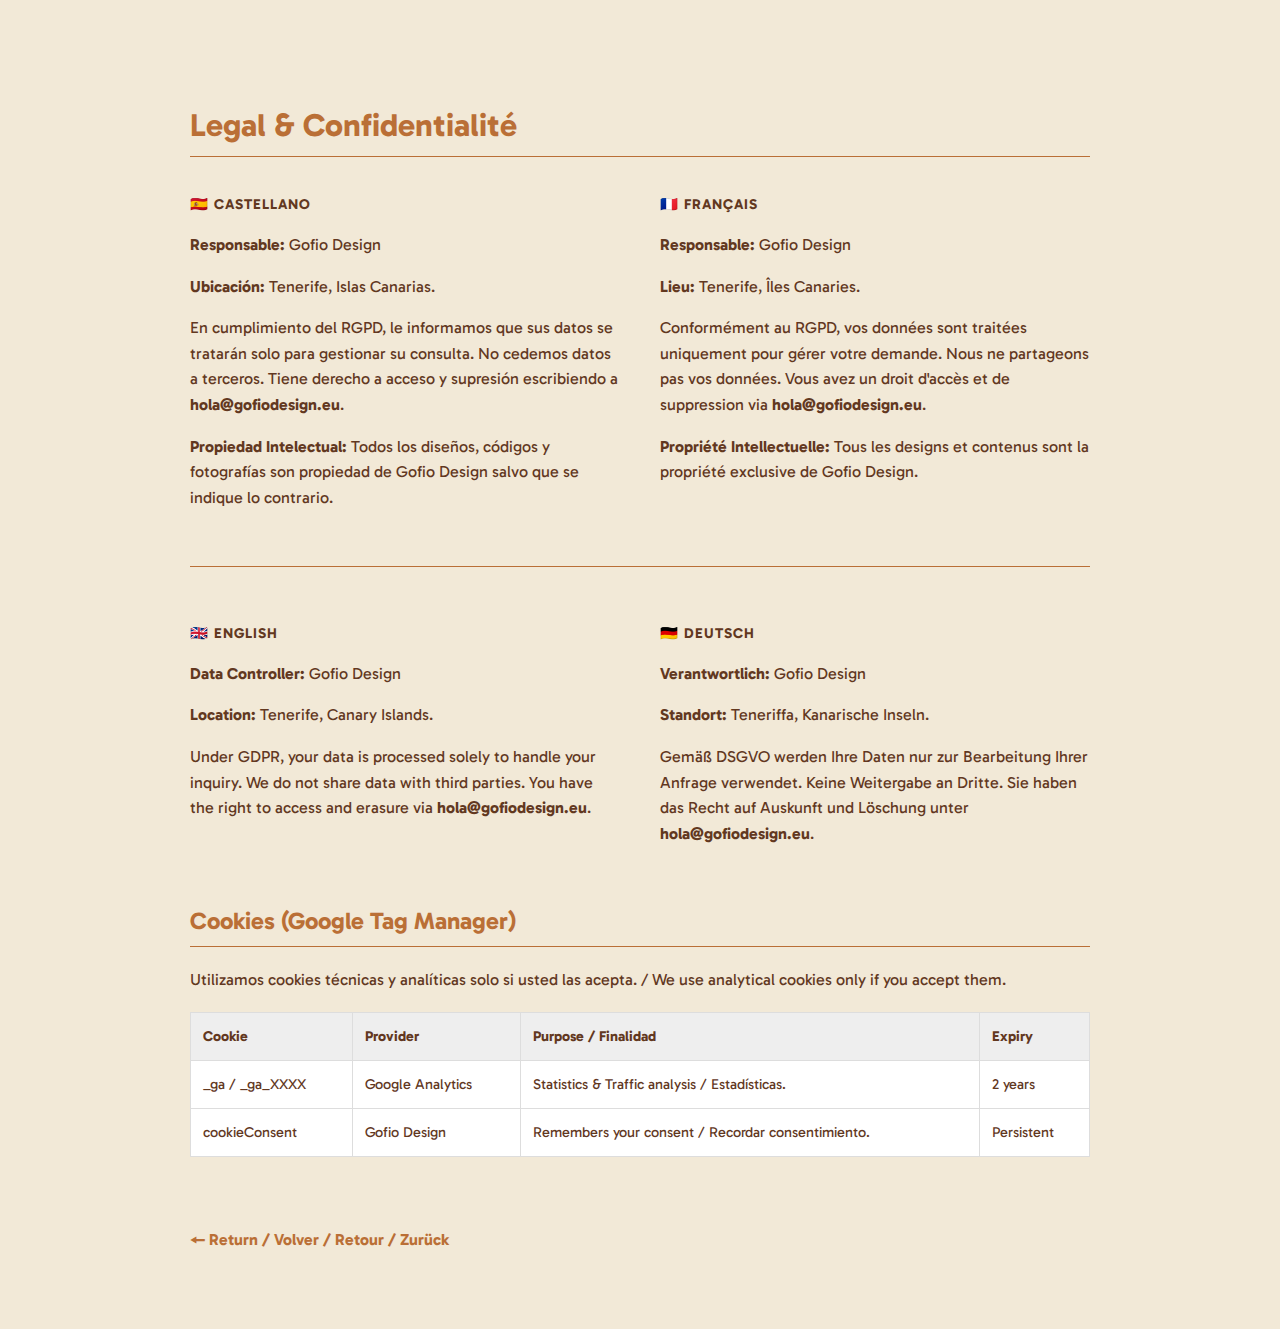
<file: privacy.html>
<!DOCTYPE html>
<html lang="es">
<head>
    <meta charset="UTF-8">
    <meta name="viewport" content="width=device-width, initial-scale=1.0">
    <title>Privacy & Legal | Gofio Design</title>
    <link href="https://fonts.googleapis.com/css2?family=Gabarito:wght@400;600&display=swap" rel="stylesheet">
    <style>
        body { font-family: 'Gabarito', sans-serif; line-height: 1.6; color: #62381F; max-width: 900px; margin: 40px auto; padding: 20px; background: #F2E9D7; }
        h1, h2 { color: #BA6F36; border-bottom: 1px solid #BA6F36; padding-bottom: 5px; margin-top: 40px; }
        h3 { color: #62381F; text-transform: uppercase; font-size: 0.9rem; letter-spacing: 1px; }
        table { width: 100%; border-collapse: collapse; margin: 20px 0; background: #fff; font-size: 0.9rem; }
        th, td { border: 1px solid #ddd; padding: 12px; text-align: left; }
        th { background-color: #eee; }
        .lang-grid { display: grid; grid-template-columns: 1fr 1fr; gap: 40px; }
        .back-link { display: inline-block; margin-top: 50px; text-decoration: none; color: #BA6F36; font-weight: bold; }
        @media (max-width: 600px) { .lang-grid { grid-template-columns: 1fr; } }
    </style>
</head>
<body>

    <h1>Legal & Confidentialité</h1>

    <div class="lang-grid">
        <section>
            <h3>🇪🇸 Castellano</h3>
            <p><strong>Responsable:</strong> Gofio Design</p>
            <p><strong>Ubicación:</strong> Tenerife, Islas Canarias.</p>
            <p>En cumplimiento del RGPD, le informamos que sus datos se tratarán solo para gestionar su consulta. No cedemos datos a terceros. Tiene derecho a acceso y supresión escribiendo a <strong>hola@gofiodesign.eu</strong>.</p>
            <p><strong>Propiedad Intelectual:</strong> Todos los diseños, códigos y fotografías son propiedad de Gofio Design salvo que se indique lo contrario.</p>
        </section>

        <section>
            <h3>🇫🇷 Français</h3>
            <p><strong>Responsable:</strong> Gofio Design</p>
            <p><strong>Lieu:</strong> Tenerife, Îles Canaries.</p>
            <p>Conformément au RGPD, vos données sont traitées uniquement pour gérer votre demande. Nous ne partageons pas vos données. Vous avez un droit d'accès et de suppression via <strong>hola@gofiodesign.eu</strong>.</p>
            <p><strong>Propriété Intellectuelle:</strong> Tous les designs et contenus sont la propriété exclusive de Gofio Design.</p>
        </section>
    </div>

    <hr style="border: 0; border-top: 1px solid #BA6F36; margin: 40px 0;">

    <div class="lang-grid">
        <section>
            <h3>🇬🇧 English</h3>
            <p><strong>Data Controller:</strong> Gofio Design</p>
            <p><strong>Location:</strong> Tenerife, Canary Islands.</p>
            <p>Under GDPR, your data is processed solely to handle your inquiry. We do not share data with third parties. You have the right to access and erasure via <strong>hola@gofiodesign.eu</strong>.</p>
        </section>

        <section>
            <h3>🇩🇪 Deutsch</h3>
            <p><strong>Verantwortlich:</strong> Gofio Design</p>
            <p><strong>Standort:</strong> Teneriffa, Kanarische Inseln.</p>
            <p>Gemäß DSGVO werden Ihre Daten nur zur Bearbeitung Ihrer Anfrage verwendet. Keine Weitergabe an Dritte. Sie haben das Recht auf Auskunft und Löschung unter <strong>hola@gofiodesign.eu</strong>.</p>
        </section>
    </div>

    <h2>Cookies (Google Tag Manager)</h2>
    <p>Utilizamos cookies técnicas y analíticas solo si usted las acepta. / We use analytical cookies only if you accept them.</p>
    
    <table>
        <thead>
            <tr>
                <th>Cookie</th>
                <th>Provider</th>
                <th>Purpose / Finalidad</th>
                <th>Expiry</th>
            </tr>
        </thead>
        <tbody>
            <tr>
                <td>_ga / _ga_XXXX</td>
                <td>Google Analytics</td>
                <td>Statistics & Traffic analysis / Estadísticas.</td>
                <td>2 years</td>
            </tr>
            <tr>
                <td>cookieConsent</td>
                <td>Gofio Design</td>
                <td>Remembers your consent / Recordar consentimiento.</td>
                <td>Persistent</td>
            </tr>
        </tbody>
    </table>

    <p>
    <a href="javascript:history.back()" class="back-link">
        ← Return / Volver / Retour / Zurück
    </a>
</p>

</body>
</html>
</file>
<file: style.css>
:root {
  --bg: #f2e9d7;
  --brown: #62381f;
  --accent: #ba6f36;
  --white: #ffffff;
}
body {
  font-family: "Gabarito", sans-serif;
  background: var(--bg);
  color: var(--brown);
  margin: 0;
  line-height: 1.6;
}
.lang-nav {
  position: sticky;
  top: 0;
  background: var(--brown);
  padding: 10px 20px;
  text-align: right;
  z-index: 100;
}

.lang-nav a {
  color: var(--bg); /* Crema */
  text-decoration: none;
  margin-left: 10px;
  padding: 5px 10px;
  font-weight: bold;
  font-size: 0.8rem;
  border-radius: 2px;
  transition: all 0.3s ease;
}

/* El estado activo: Inversión de colores */
.lang-nav a.active {
  background-color: var(--bg); /* Fondo crema */
  color: var(--brown); /* Texto marrón */
}

.lang-nav a:hover:not(.active) {
  background-color: var(--accent);
  color: var(--white);
}
.hero {
  padding: 80px 20px;
  text-align: center;
  background: var(--white);
}
.logo-svg {
  width: 150px;
  margin-bottom: 20px;
}
.layer {
  padding: 60px 10%;
}
.layer:nth-child(even) {
  background: var(--white);
}
.grid {
  display: grid;
  grid-template-columns: repeat(auto-fit, minmax(300px, 1fr));
  gap: 40px;
  margin-top: 30px;
}
.grid {
  display: grid;
  grid-template-columns: repeat(auto-fit, minmax(300px, 1fr));
  gap: 2rem;
  padding: 20px 0;
}

.card {
  border-left: 4px solid #2e7d32; /* Un toque verde para el enfoque canario/sostenible */
  padding: 1.5rem;
  background: #f9f9f9;
  transition: transform 0.3s ease;
}

.card h3 i {
  margin-right: 10px; /* Espacio entre icono y texto */
  color: #2e7d32; /* El color verde que sugerimos antes o el de tu marca */
  font-size: 1.2rem; /* Un poco más grande para que destaque */
  vertical-align: middle;
}

.card:hover {
  transform: translateY(-5px);
}
footer {
  background: var(--brown);
  color: var(--bg);
  padding: 40px;
  text-align: center;
}
.contact-link {
  color: var(--accent);
  font-weight: bold;
  text-decoration: none;
}
.logo-container {
  width: 100%;
  max-width: 250px; /* Ajusta este valor según prefieras el tamaño del logo */
  margin: 0 auto 20px auto;
  display: flex;
  justify-content: center;
}

.logo-container svg {
  width: 100%;
  height: auto;
  filter: drop-shadow(
    0px 4px 6px rgba(0, 0, 0, 0.1)
  ); /* Un toque sutil de relieve */
}

.hero h1 {
  font-size: 2.5rem;
  letter-spacing: 0.1em;
  margin-top: 10px;
  font-weight: 800;
}

.cta-container {
  text-align: center;
  padding: 60px 20px; /* Espaciado para que respire al final */
}

.whatsapp-btn {
  display: inline-flex;
  align-items: center;
  gap: 12px;
  background-color: #62381f; /* El marrón oscuro de tu logo para que sea elegante */
  color: #f2e9d7; /* El crema de tu fondo */
  padding: 16px 32px;
  border-radius: 4px; /* Cuadrado como tus cards */
  text-decoration: none;
  font-weight: 600;
  font-size: 1.1rem;
  transition: all 0.3s ease;
  border: 1px solid #62381f;
}

.whatsapp-btn:hover {
  background-color: #f2e9d7;
  color: #62381f;
}

.whatsapp-btn i {
  font-size: 1.4rem;
  color: #25d366; /* El verde de WhatsApp solo en el icono para que destaque */
}
</file>
